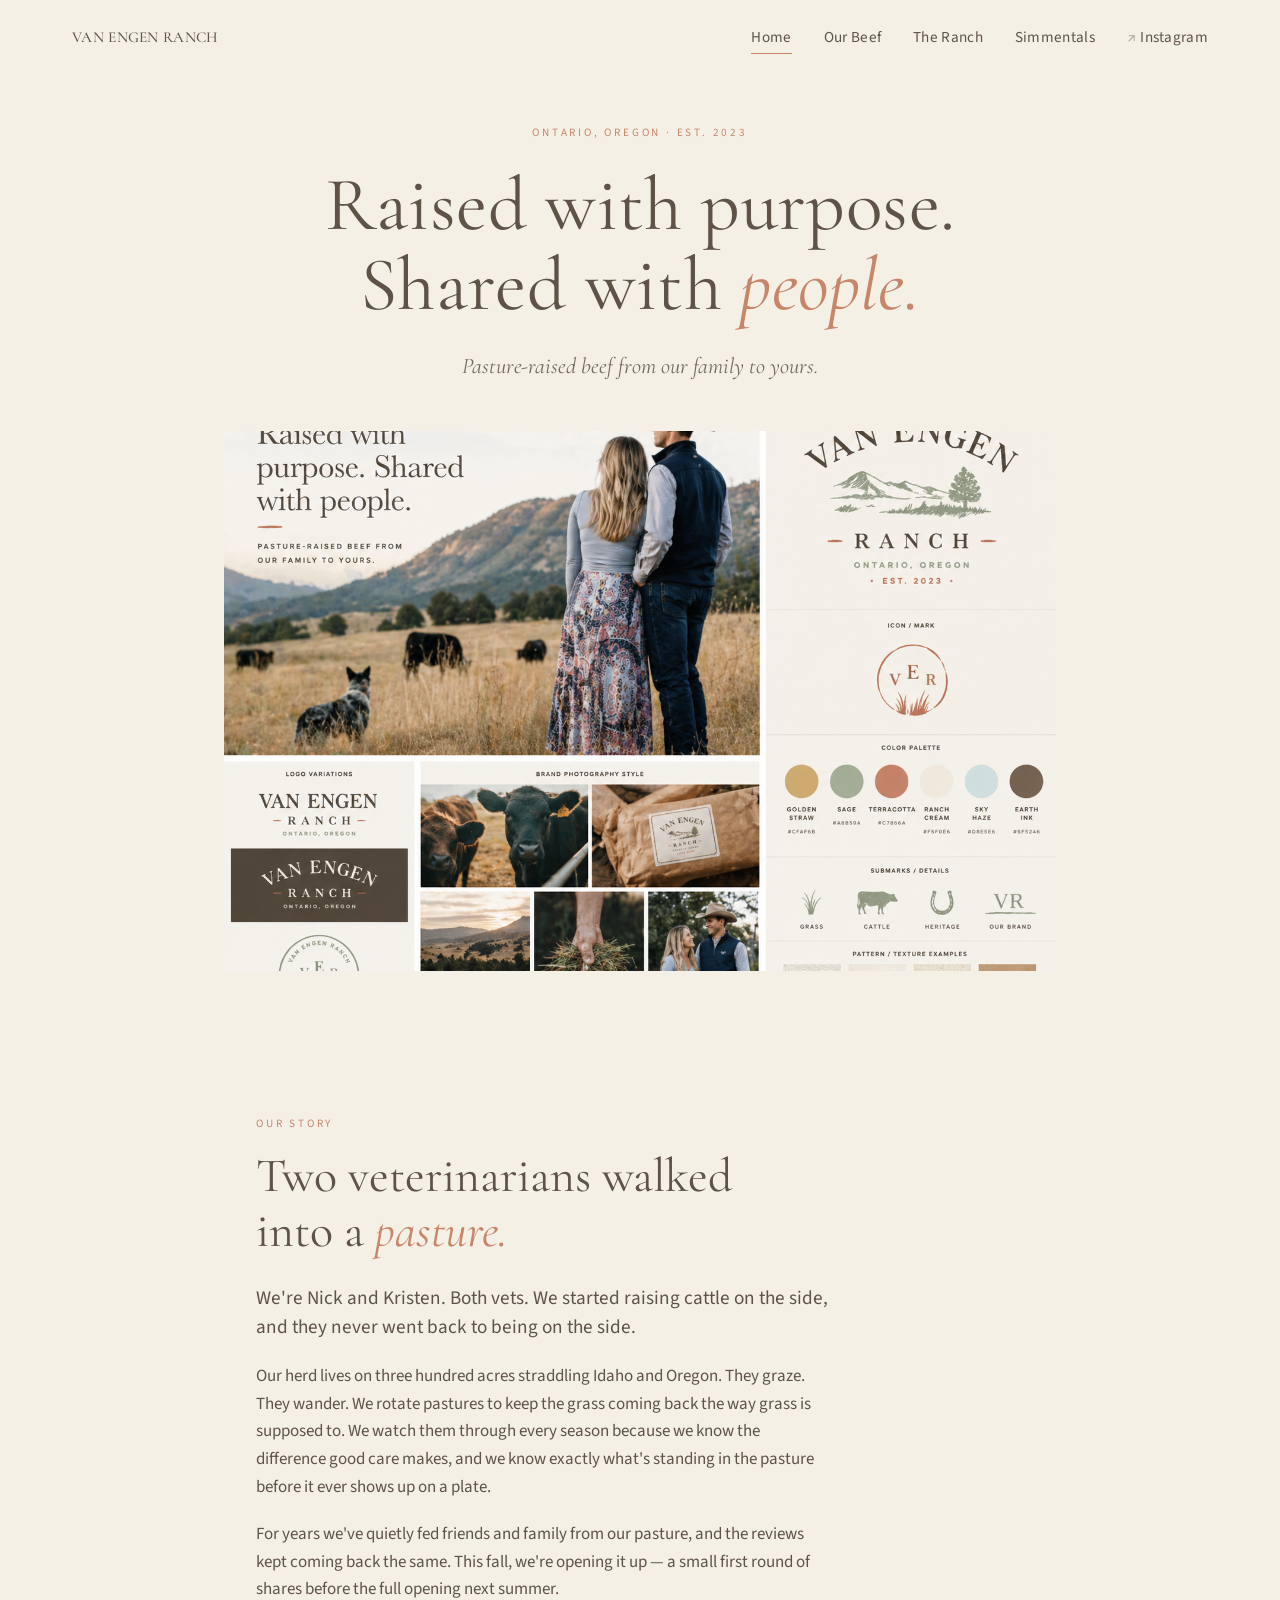
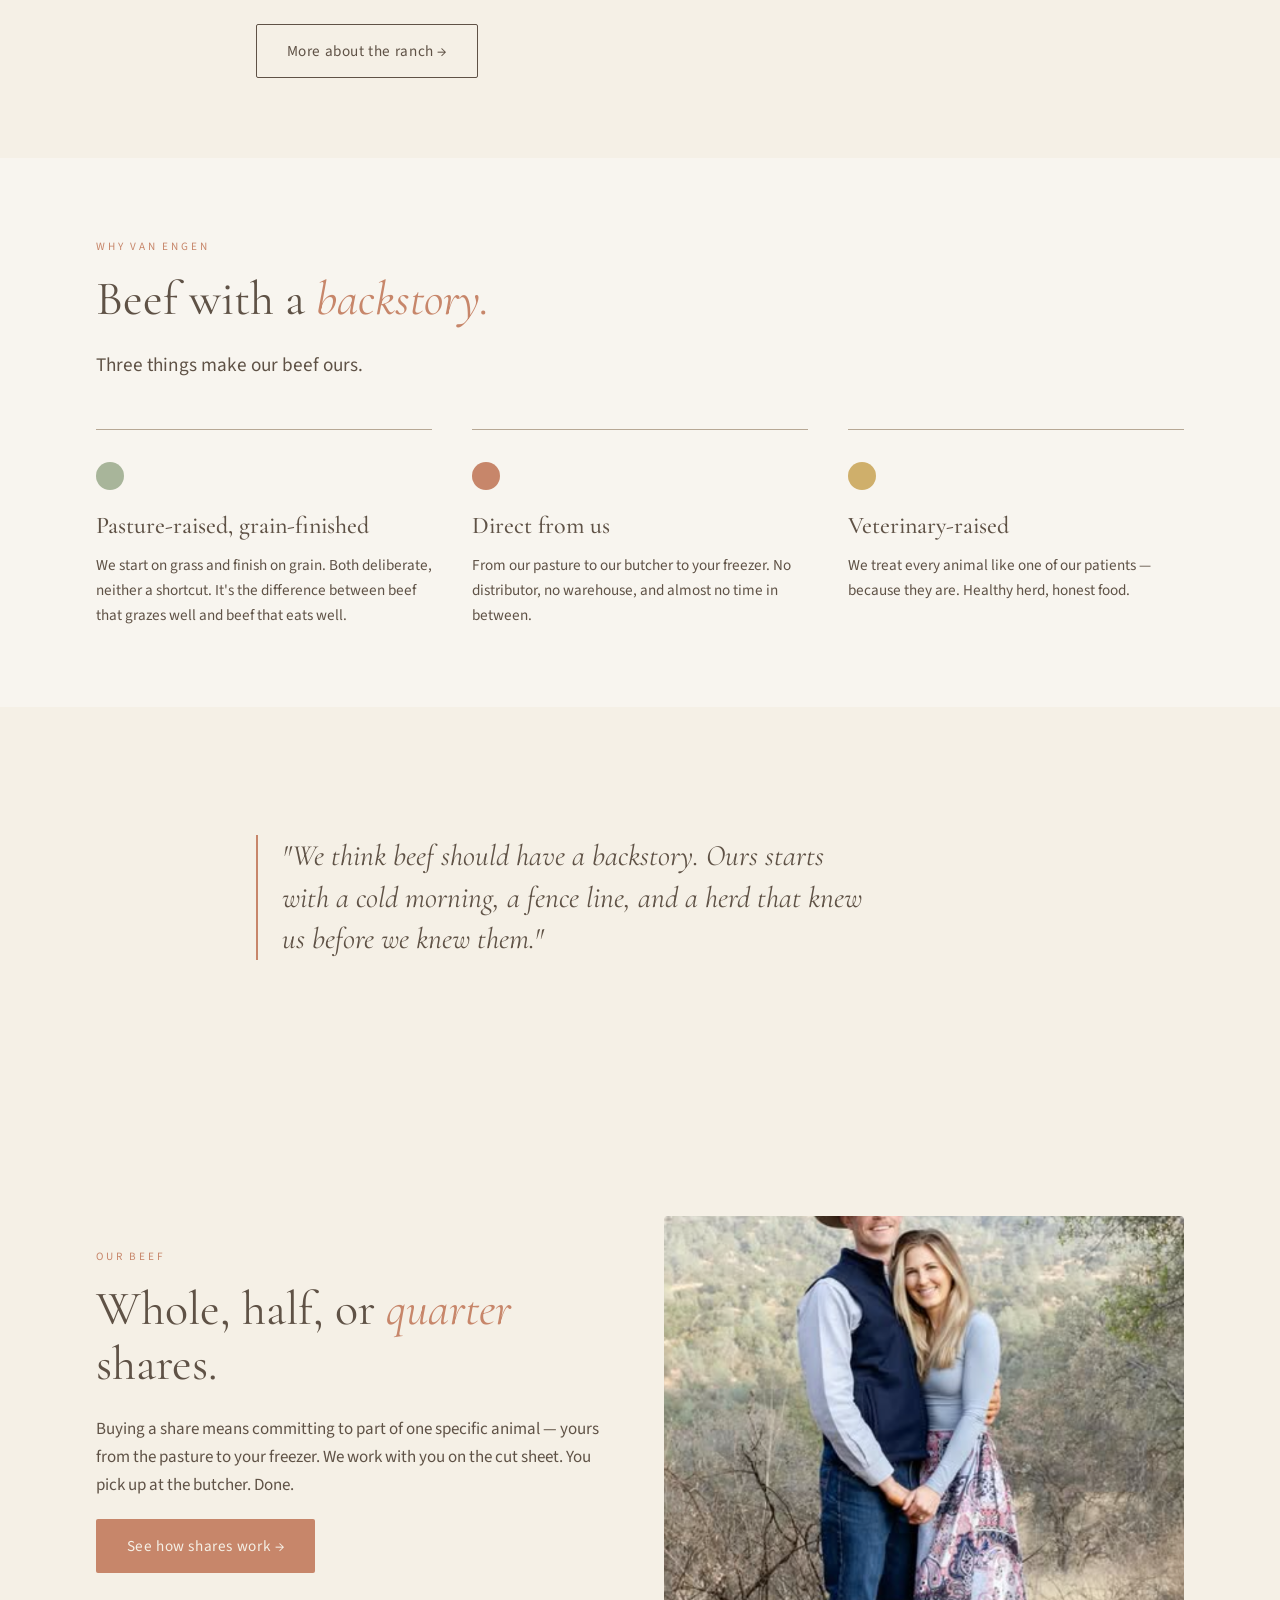
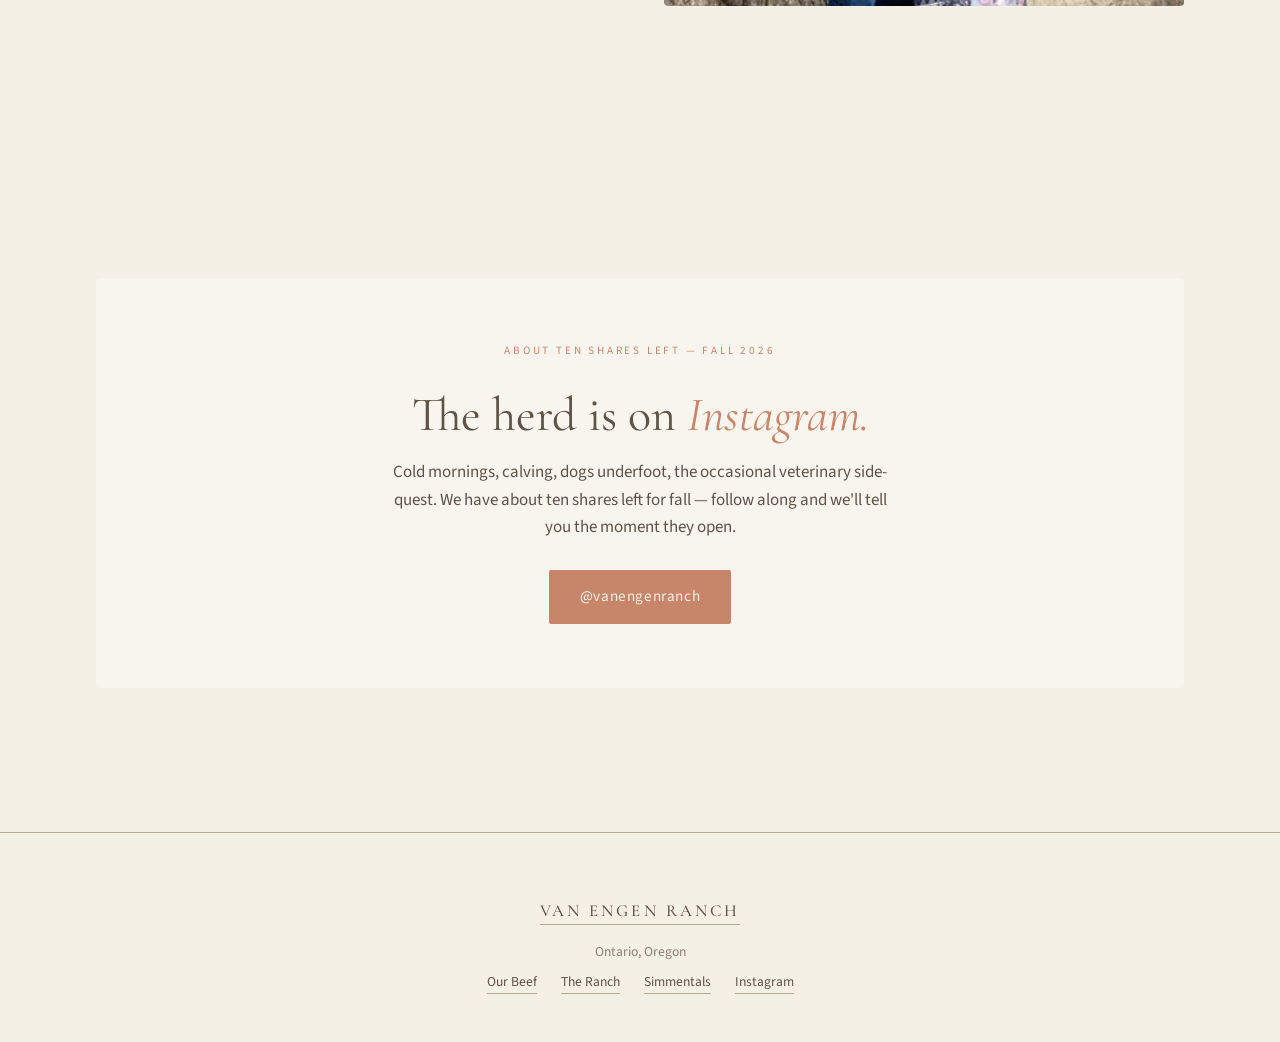
<file: index.html>
<!DOCTYPE html>
<html lang="en">
<head>
<meta charset="UTF-8">
<meta name="viewport" content="width=device-width, initial-scale=1.0">
<title>Van Engen Ranch — Pasture-raised beef from Ontario, Oregon</title>
<meta name="description" content="Van Engen Ranch — pasture-raised beef from our family to yours. Two veterinarians raising cattle in Ontario, Oregon.">
<link rel="preconnect" href="https://fonts.googleapis.com">
<link rel="preconnect" href="https://fonts.gstatic.com" crossorigin>
<link href="https://fonts.googleapis.com/css2?family=Cormorant+Garamond:ital,wght@0,400;0,500;0,600;1,400&family=Source+Sans+3:wght@300;400;500;600&display=swap" rel="stylesheet">
<link rel="stylesheet" href="assets/css/ranch.css">
</head>
<body>

<nav class="site-nav">
  <a href="/" class="brand">Van Engen Ranch</a>
  <ul>
    <li><a href="/" class="is-current">Home</a></li>
    <li><a href="/beef.html">Our Beef</a></li>
    <li><a href="/ranch.html">The Ranch</a></li>
    <li><a href="/simmentals.html">Simmentals</a></li>
    <li><a class="ig" href="https://instagram.com/vanengenranch" target="_blank" rel="noopener">Instagram</a></li>
  </ul>
</nav>

<header class="hero">
  <p class="hero-eyebrow">Ontario, Oregon · Est. 2023</p>
  <h1>Raised with purpose.<br>Shared with <em>people.</em></h1>
  <p class="hero-lede">Pasture-raised beef from our family to yours.</p>
  <div class="photo hero-image has-image" style="background-image: url('assets/BrandMoodboard.png');"></div>
</header>

<section>
  <div class="wrap narrow">
    <p class="eyebrow">Our story</p>
    <h2>Two veterinarians walked<br>into a <em>pasture.</em></h2>
    <div class="prose">
      <p class="lead">We're Nick and Kristen. Both vets. We started raising cattle on the side, and they never went back to being on the side.</p>
      <p>Our herd lives on three hundred acres straddling Idaho and Oregon. They graze. They wander. We rotate pastures to keep the grass coming back the way grass is supposed to. We watch them through every season because we know the difference good care makes, and we know exactly what's standing in the pasture before it ever shows up on a plate.</p>
      <p>For years we've quietly fed friends and family from our pasture, and the reviews kept coming back the same. This fall, we're opening it up — a small first round of shares before the full opening next summer.</p>
      <a class="btn btn-secondary" href="/ranch.html">More about the ranch →</a>
    </div>
  </div>
</section>

<section style="background: var(--bone);">
  <div class="wrap">
    <p class="eyebrow">Why Van Engen</p>
    <h2>Beef with a <em>backstory.</em></h2>
    <p class="lead">Three things make our beef ours.</p>

    <div class="three-up">
      <div class="feature">
        <div class="icon sage"></div>
        <h3>Pasture-raised, grain-finished</h3>
        <p>We start on grass and finish on grain. Both deliberate, neither a shortcut. It's the difference between beef that grazes well and beef that eats well.</p>
      </div>
      <div class="feature">
        <div class="icon terracotta"></div>
        <h3>Direct from us</h3>
        <p>From our pasture to our butcher to your freezer. No distributor, no warehouse, and almost no time in between.</p>
      </div>
      <div class="feature">
        <div class="icon straw"></div>
        <h3>Veterinary-raised</h3>
        <p>We treat every animal like one of our patients — because they are. Healthy herd, honest food.</p>
      </div>
    </div>
  </div>
</section>

<section>
  <div class="wrap narrow">
    <blockquote class="pullquote">
      "We think beef should have a backstory. Ours starts with a cold morning, a fence line, and a herd that knew us before we knew them."
    </blockquote>
  </div>
</section>

<section>
  <div class="wrap">
    <div class="split">
      <div>
        <p class="eyebrow">Our beef</p>
        <h2>Whole, half, or <em>quarter</em> shares.</h2>
        <p>Buying a share means committing to part of one specific animal — yours from the pasture to your freezer. We work with you on the cut sheet. You pick up at the butcher. Done.</p>
        <a class="btn btn-primary" href="/beef.html">See how shares work →</a>
      </div>
      <div class="photo standard has-image" style="background-image: url('assets/KP_Nick.png');"></div>
    </div>
  </div>
</section>

<section>
  <div class="cta-block">
    <p class="eyebrow">About ten shares left — fall 2026</p>
    <h2>The herd is on <em>Instagram.</em></h2>
    <p>Cold mornings, calving, dogs underfoot, the occasional veterinary side-quest. We have about ten shares left for fall — follow along and we'll tell you the moment they open.</p>
    <a class="btn btn-primary" href="https://instagram.com/vanengenranch" target="_blank" rel="noopener">@vanengenranch</a>
  </div>
</section>

<footer class="site-footer">
  <a href="/" class="brand">Van Engen Ranch</a>
  <div class="meta">Ontario, Oregon</div>
  <div class="footer-links">
    <a href="/beef.html">Our Beef</a>
    <a href="/ranch.html">The Ranch</a>
    <a href="/simmentals.html">Simmentals</a>
    <a href="https://instagram.com/vanengenranch" target="_blank" rel="noopener">Instagram</a>
  </div>
</footer>

</body>
</html>
</file>
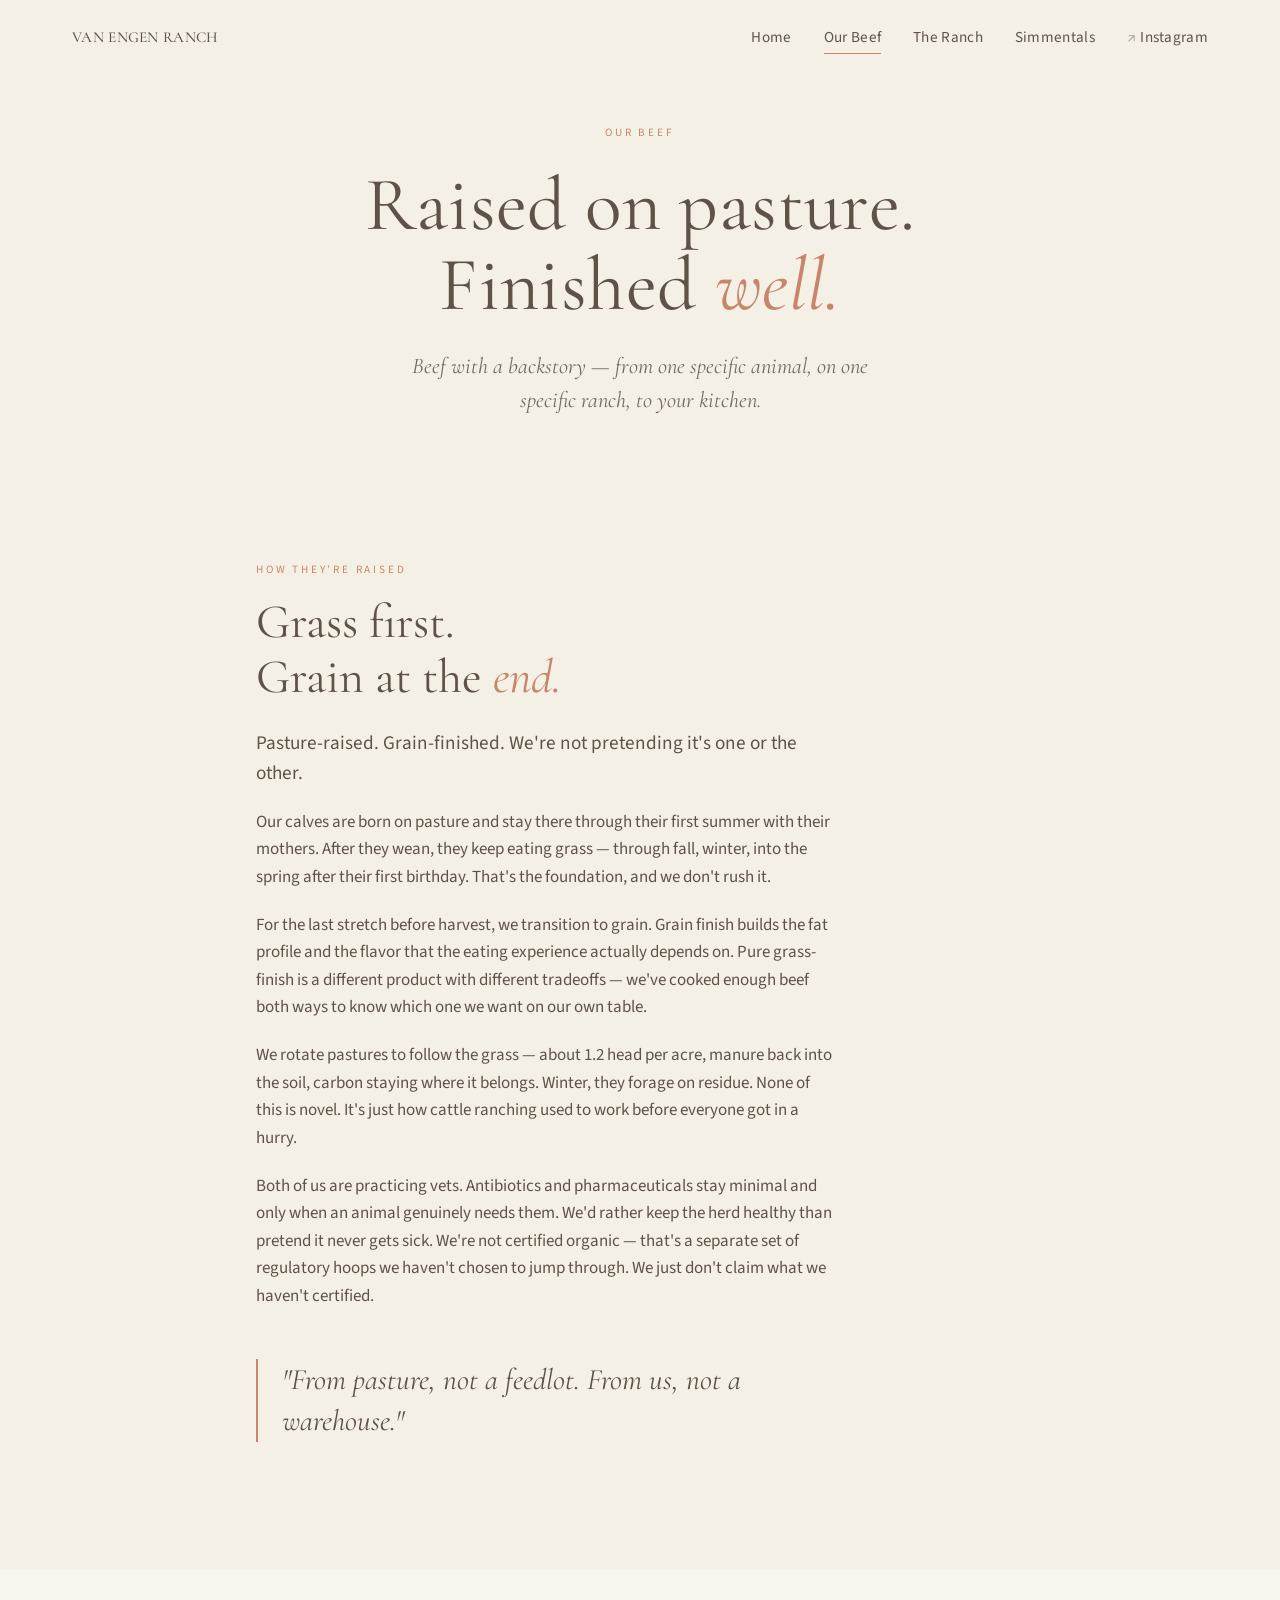
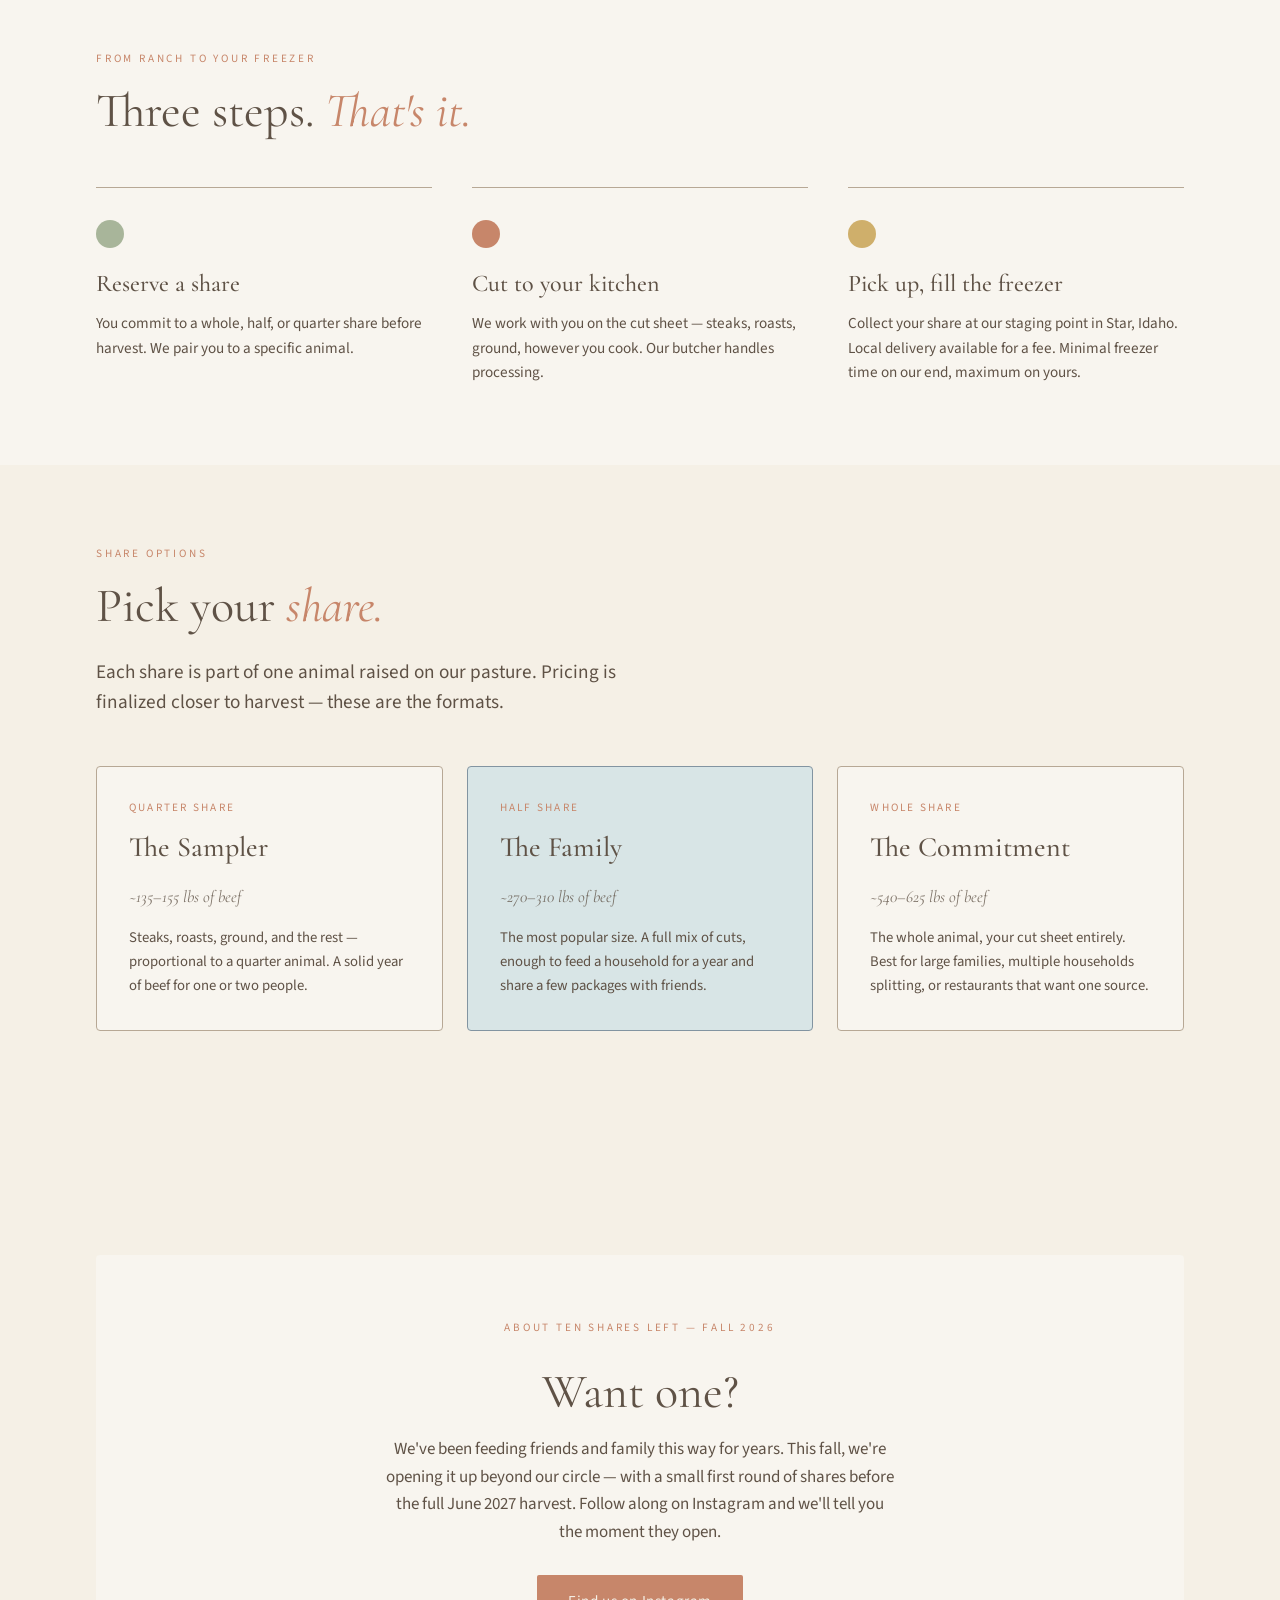
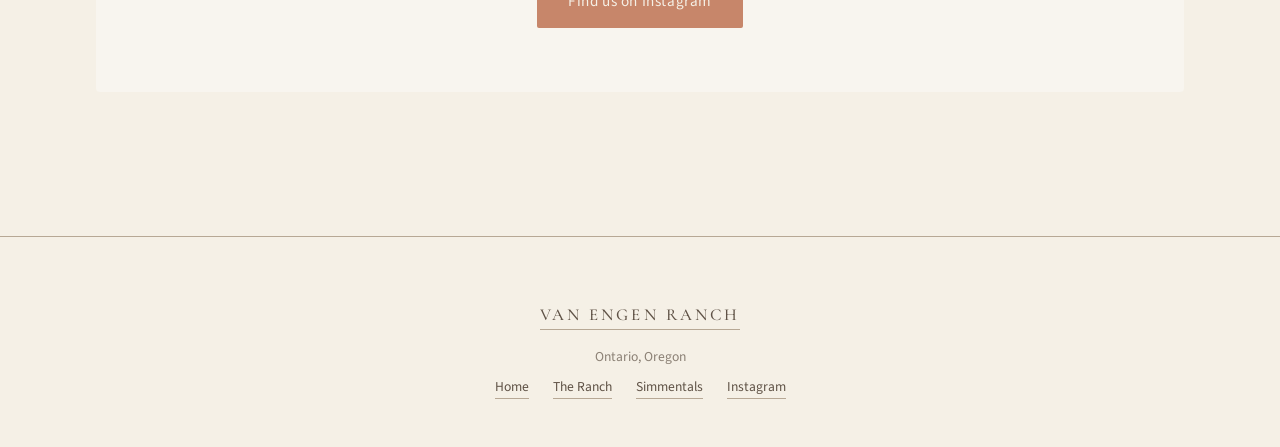
<file: beef.html>
<!DOCTYPE html>
<html lang="en">
<head>
<meta charset="UTF-8">
<meta name="viewport" content="width=device-width, initial-scale=1.0">
<title>Our Beef — Van Engen Ranch</title>
<meta name="description" content="How our cattle are raised, and how to buy a share — whole, half, or quarter — direct from our ranch.">
<link rel="preconnect" href="https://fonts.googleapis.com">
<link rel="preconnect" href="https://fonts.gstatic.com" crossorigin>
<link href="https://fonts.googleapis.com/css2?family=Cormorant+Garamond:ital,wght@0,400;0,500;0,600;1,400&family=Source+Sans+3:wght@300;400;500;600&display=swap" rel="stylesheet">
<link rel="stylesheet" href="assets/css/ranch.css">
</head>
<body>

<nav class="site-nav">
  <a href="/" class="brand">Van Engen Ranch</a>
  <ul>
    <li><a href="/">Home</a></li>
    <li><a href="/beef.html" class="is-current">Our Beef</a></li>
    <li><a href="/ranch.html">The Ranch</a></li>
    <li><a href="/simmentals.html">Simmentals</a></li>
    <li><a class="ig" href="https://instagram.com/vanengenranch" target="_blank" rel="noopener">Instagram</a></li>
  </ul>
</nav>

<header class="hero">
  <p class="hero-eyebrow">Our beef</p>
  <h1>Raised on pasture.<br>Finished <em>well.</em></h1>
  <p class="hero-lede">Beef with a backstory — from one specific animal, on one specific ranch, to your kitchen.</p>
</header>

<section>
  <div class="wrap narrow prose">
    <p class="eyebrow">How they're raised</p>
    <h2>Grass first.<br>Grain at the <em>end.</em></h2>
    <p class="lead">Pasture-raised. Grain-finished. We're not pretending it's one or the other.</p>
    <p>Our calves are born on pasture and stay there through their first summer with their mothers. After they wean, they keep eating grass — through fall, winter, into the spring after their first birthday. That's the foundation, and we don't rush it.</p>
    <p>For the last stretch before harvest, we transition to grain. Grain finish builds the fat profile and the flavor that the eating experience actually depends on. Pure grass-finish is a different product with different tradeoffs — we've cooked enough beef both ways to know which one we want on our own table.</p>
    <p>We rotate pastures to follow the grass — about 1.2 head per acre, manure back into the soil, carbon staying where it belongs. Winter, they forage on residue. None of this is novel. It's just how cattle ranching used to work before everyone got in a hurry.</p>
    <p>Both of us are practicing vets. Antibiotics and pharmaceuticals stay minimal and only when an animal genuinely needs them. We'd rather keep the herd healthy than pretend it never gets sick. We're not certified organic — that's a separate set of regulatory hoops we haven't chosen to jump through. We just don't claim what we haven't certified.</p>
    <blockquote class="pullquote">
      "From pasture, not a feedlot. From us, not a warehouse."
    </blockquote>
  </div>
</section>

<section style="background: var(--bone);">
  <div class="wrap">
    <p class="eyebrow">From ranch to your freezer</p>
    <h2>Three steps. <em>That's it.</em></h2>
    <div class="three-up">
      <div class="feature">
        <div class="icon sage"></div>
        <h3>Reserve a share</h3>
        <p>You commit to a whole, half, or quarter share before harvest. We pair you to a specific animal.</p>
      </div>
      <div class="feature">
        <div class="icon terracotta"></div>
        <h3>Cut to your kitchen</h3>
        <p>We work with you on the cut sheet — steaks, roasts, ground, however you cook. Our butcher handles processing.</p>
      </div>
      <div class="feature">
        <div class="icon straw"></div>
        <h3>Pick up, fill the freezer</h3>
        <p>Collect your share at our staging point in Star, Idaho. Local delivery available for a fee. Minimal freezer time on our end, maximum on yours.</p>
      </div>
    </div>
  </div>
</section>

<section>
  <div class="wrap">
    <p class="eyebrow">Share options</p>
    <h2>Pick your <em>share.</em></h2>
    <p class="lead">Each share is part of one animal raised on our pasture. Pricing is finalized closer to harvest — these are the formats.</p>

    <div class="shares">
      <div class="share">
        <div class="label">Quarter share</div>
        <h3>The Sampler</h3>
        <div class="yield">~135–155 lbs of beef</div>
        <p>Steaks, roasts, ground, and the rest — proportional to a quarter animal. A solid year of beef for one or two people.</p>
      </div>
      <div class="share featured">
        <div class="label">Half share</div>
        <h3>The Family</h3>
        <div class="yield">~270–310 lbs of beef</div>
        <p>The most popular size. A full mix of cuts, enough to feed a household for a year and share a few packages with friends.</p>
      </div>
      <div class="share">
        <div class="label">Whole share</div>
        <h3>The Commitment</h3>
        <div class="yield">~540–625 lbs of beef</div>
        <p>The whole animal, your cut sheet entirely. Best for large families, multiple households splitting, or restaurants that want one source.</p>
      </div>
    </div>
  </div>
</section>

<section>
  <div class="cta-block">
    <p class="eyebrow">About ten shares left — fall 2026</p>
    <h2>Want one?</h2>
    <p>We've been feeding friends and family this way for years. This fall, we're opening it up beyond our circle — with a small first round of shares before the full June 2027 harvest. Follow along on Instagram and we'll tell you the moment they open.</p>
    <a class="btn btn-primary" href="https://instagram.com/vanengenranch" target="_blank" rel="noopener">Find us on Instagram</a>
  </div>
</section>

<footer class="site-footer">
  <a href="/" class="brand">Van Engen Ranch</a>
  <div class="meta">Ontario, Oregon</div>
  <div class="footer-links">
    <a href="/">Home</a>
    <a href="/ranch.html">The Ranch</a>
    <a href="/simmentals.html">Simmentals</a>
    <a href="https://instagram.com/vanengenranch" target="_blank" rel="noopener">Instagram</a>
  </div>
</footer>

</body>
</html>
</file>
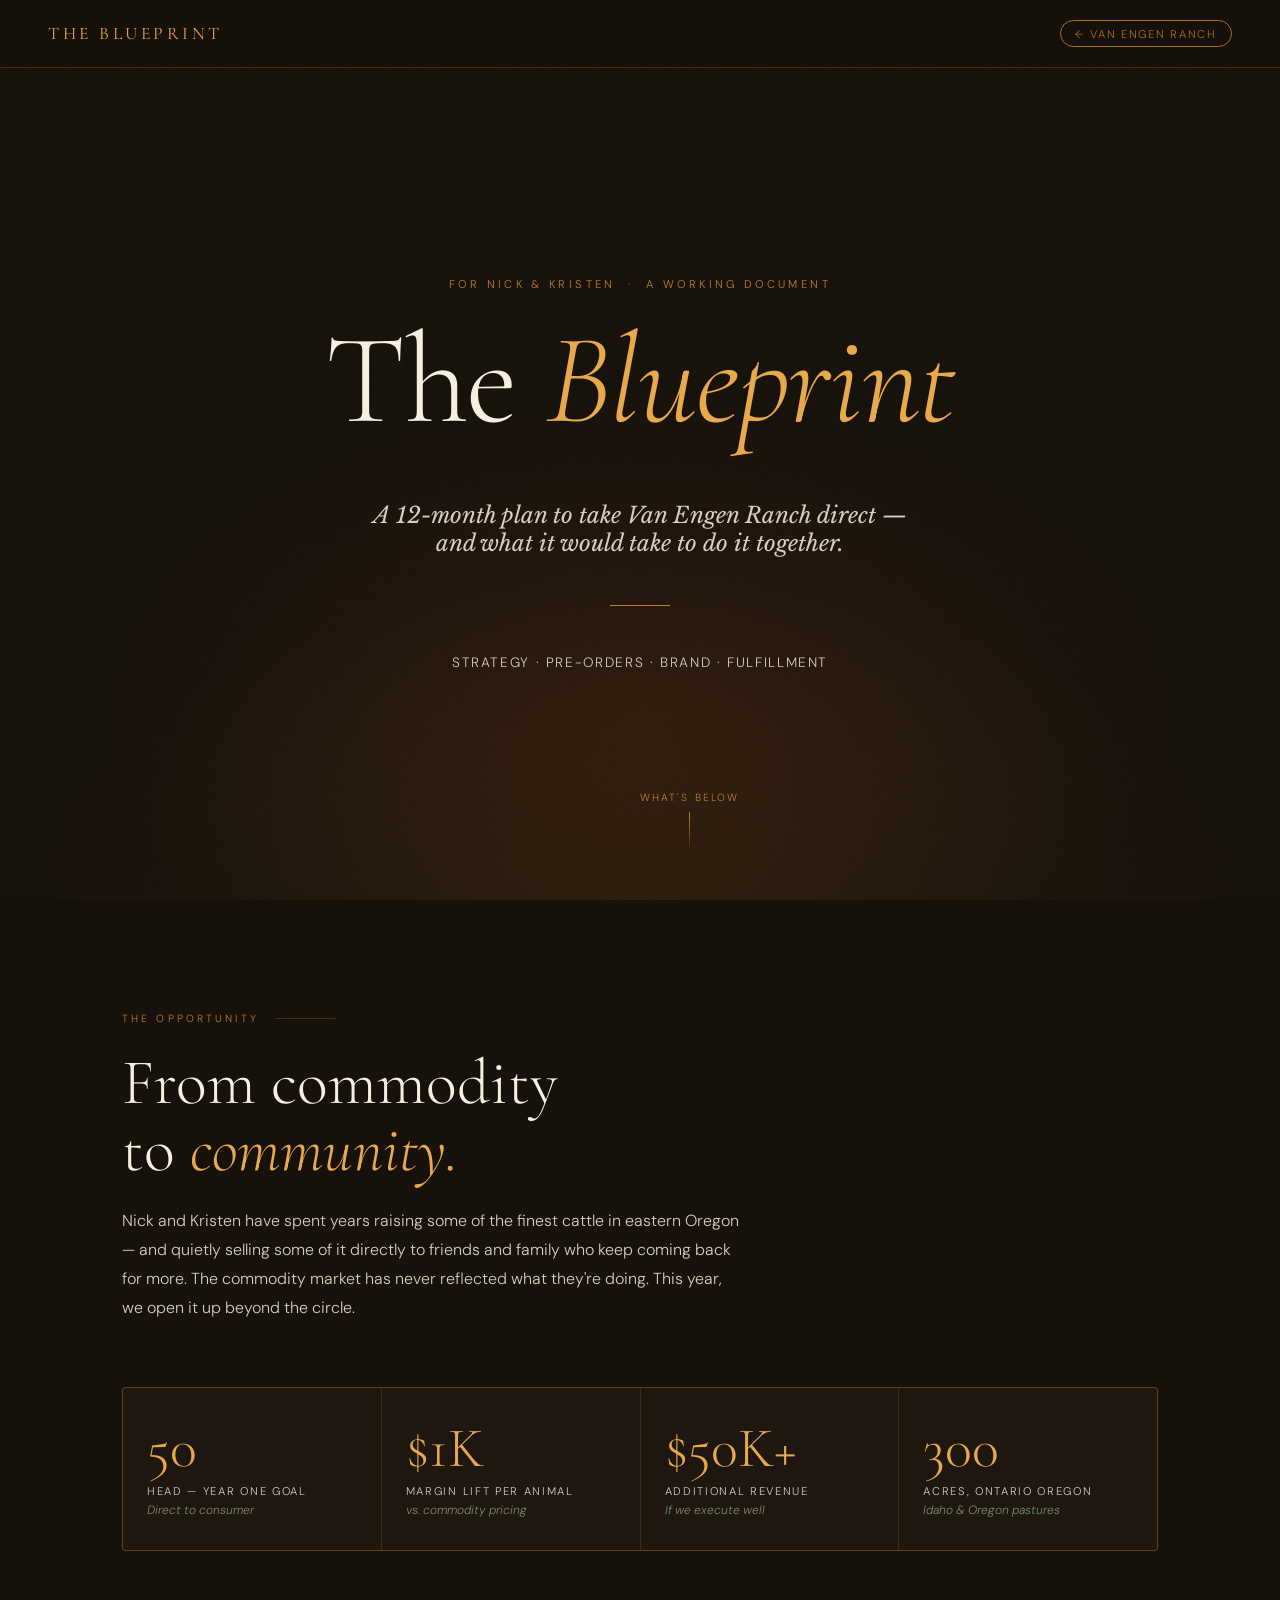
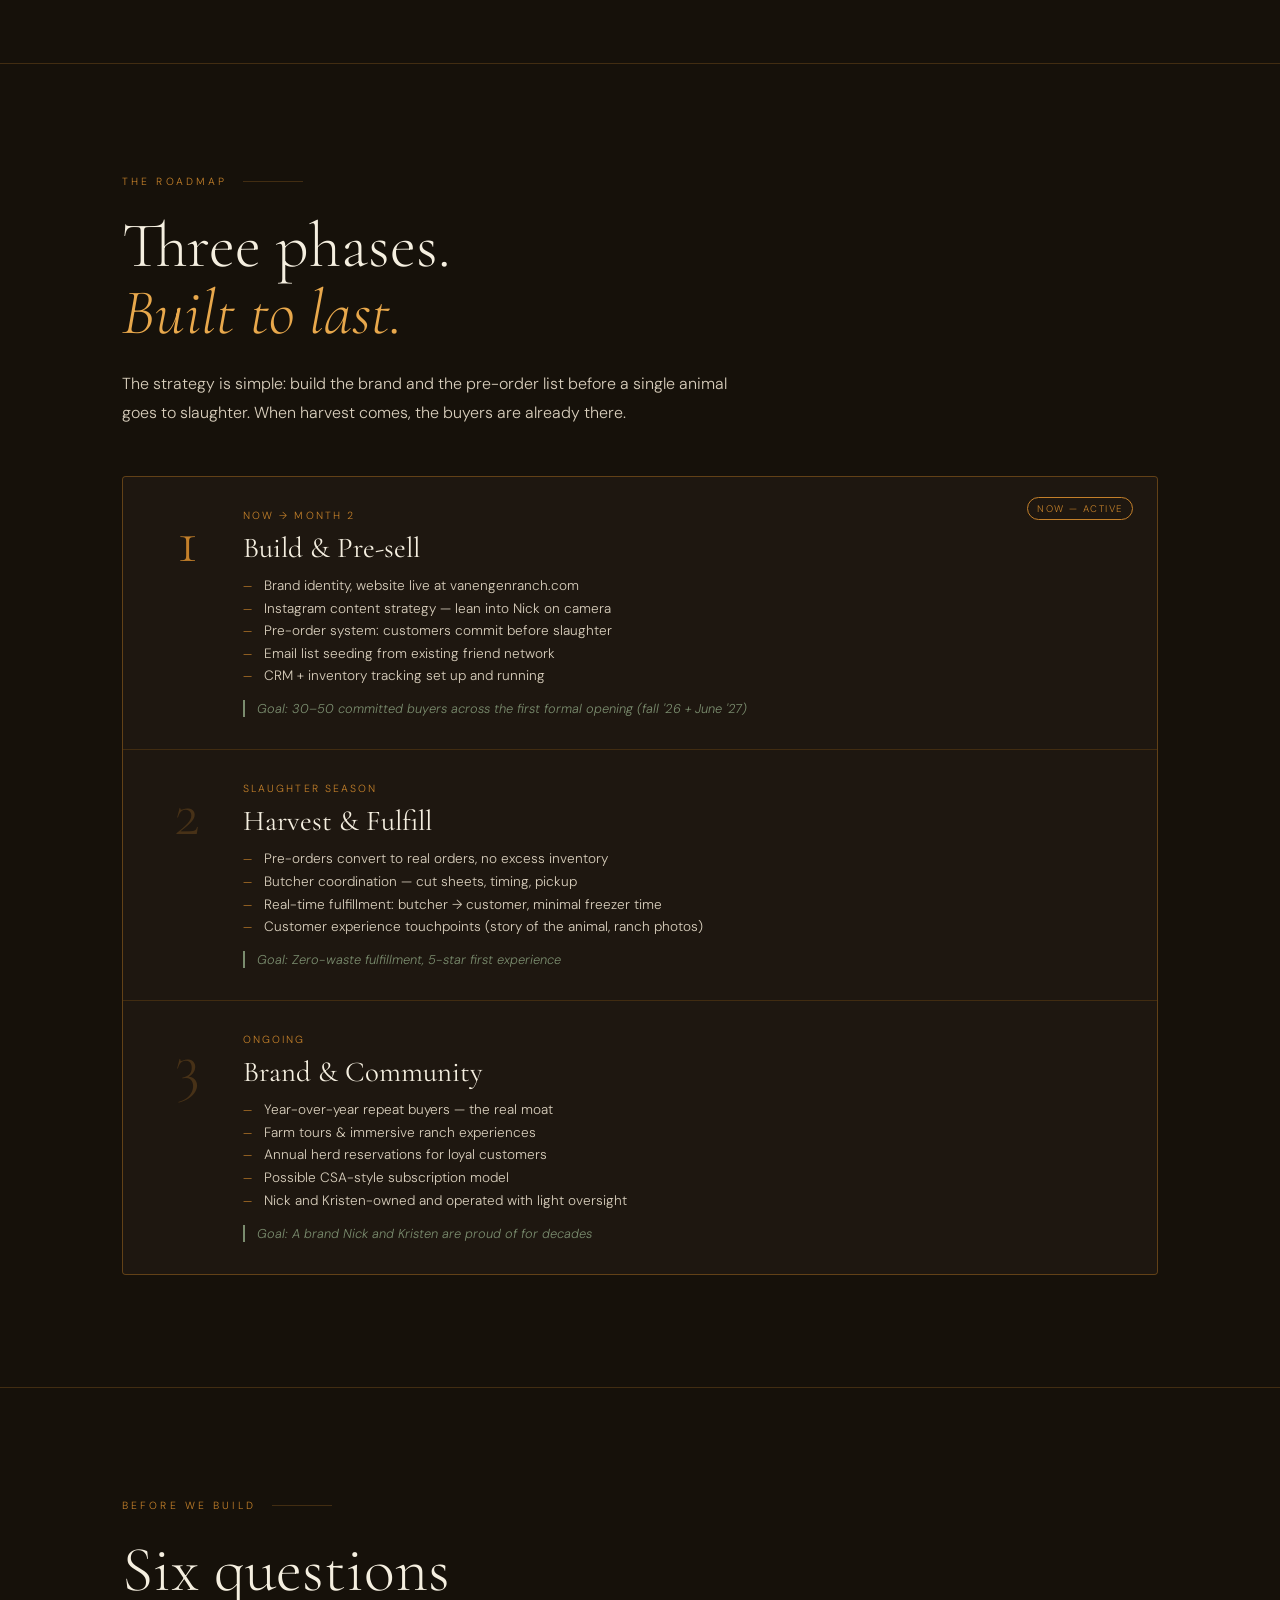
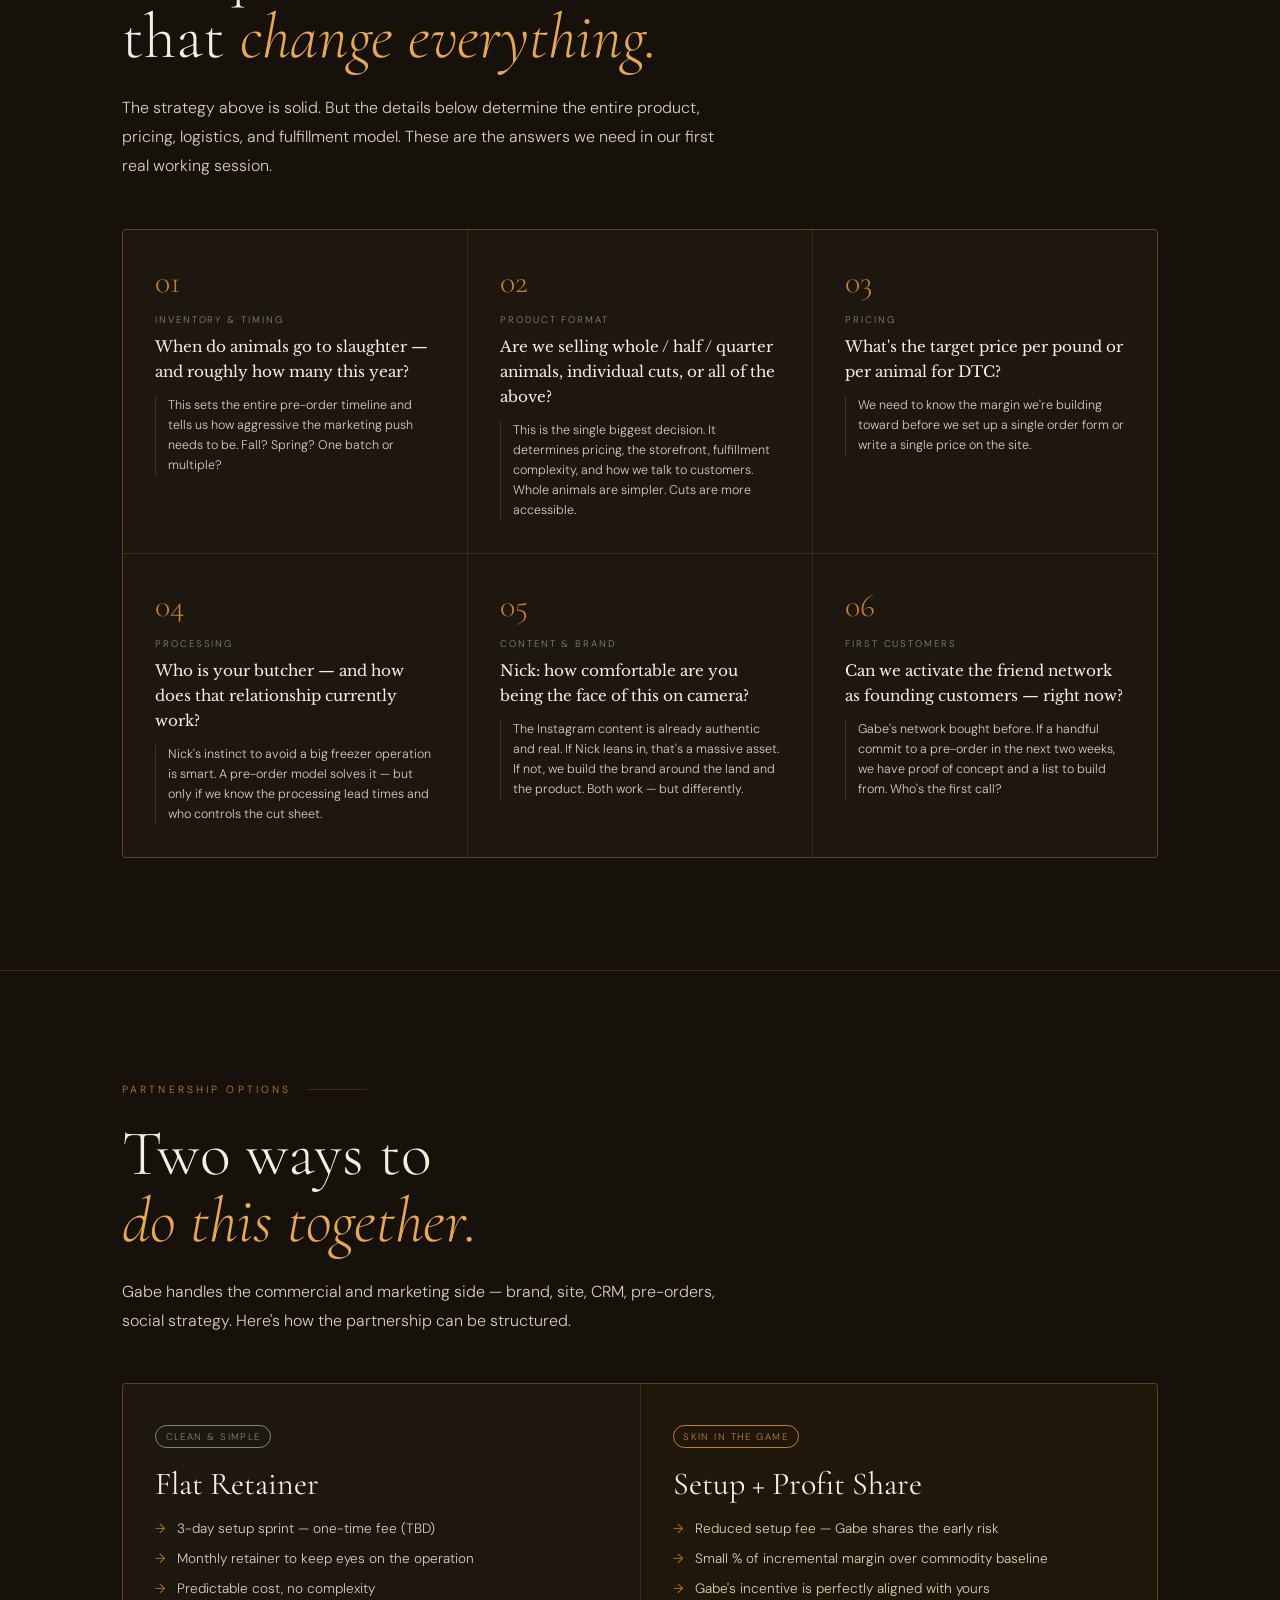
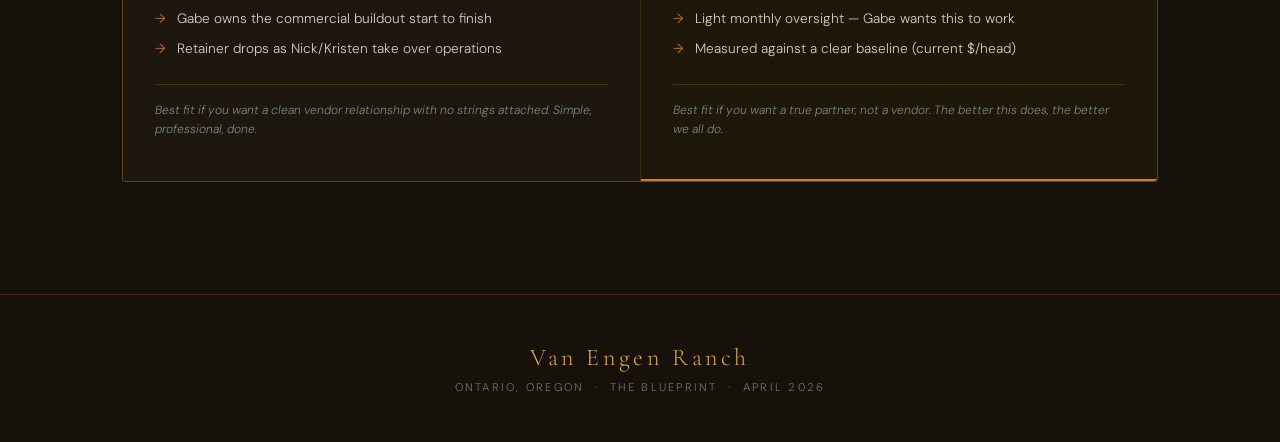
<file: blueprint.html>
<!DOCTYPE html>
<html lang="en">
<head>
<meta charset="UTF-8">
<meta name="viewport" content="width=device-width, initial-scale=1.0">
<title>The Blueprint — Van Engen Ranch</title>
<meta name="robots" content="noindex">
<link rel="preconnect" href="https://fonts.googleapis.com">
<link href="https://fonts.googleapis.com/css2?family=Cormorant+Garamond:ital,wght@0,300;0,400;0,600;1,300;1,400&family=Libre+Baskerville:ital,wght@0,400;0,700;1,400&family=DM+Sans:wght@300;400;500&display=swap" rel="stylesheet">
<style>
  *, *::before, *::after { box-sizing: border-box; margin: 0; padding: 0; }

  :root {
    --cream: #F5EFE0;
    --cream-dim: #D8CEBC;
    --dark: #16110A;
    --dark-mid: #211A0F;
    --dark-card: #1E1710;
    --amber: #C4802A;
    --amber-light: #E8A84C;
    --sage: #7A8C6E;
    --rust: #8B3A1A;
    --border: rgba(196,128,42,0.25);
  }

  html { scroll-behavior: smooth; }

  body {
    background: var(--dark);
    color: var(--cream);
    font-family: 'DM Sans', sans-serif;
    font-weight: 300;
    overflow-x: hidden;
  }

  /* NAV */
  nav.bp-nav {
    position: fixed;
    top: 0; left: 0; right: 0;
    z-index: 100;
    padding: 1.25rem 3rem;
    display: flex;
    justify-content: space-between;
    align-items: center;
    background: rgba(22,17,10,0.85);
    backdrop-filter: blur(12px);
    border-bottom: 0.5px solid var(--border);
  }
  .nav-wordmark {
    font-family: 'Cormorant Garamond', serif;
    font-size: 1.1rem;
    font-weight: 400;
    letter-spacing: 0.2em;
    text-transform: uppercase;
    color: var(--amber-light);
    text-decoration: none;
  }
  .nav-back {
    font-size: 0.7rem;
    letter-spacing: 0.15em;
    text-transform: uppercase;
    color: var(--amber);
    text-decoration: none;
    border: 0.5px solid var(--amber);
    padding: 0.35rem 0.9rem;
    border-radius: 2rem;
    opacity: 0.85;
    transition: all 0.15s;
  }
  .nav-back:hover { background: var(--amber); color: var(--dark); }

  /* HERO */
  .hero {
    min-height: 100vh;
    display: flex;
    flex-direction: column;
    justify-content: center;
    align-items: center;
    text-align: center;
    padding: 8rem 2rem 5rem;
    position: relative;
    overflow: hidden;
  }
  .hero-bg {
    position: absolute;
    inset: 0;
    background:
      radial-gradient(ellipse 60% 50% at 50% 80%, rgba(140,60,26,0.18) 0%, transparent 70%),
      radial-gradient(ellipse 80% 60% at 50% 100%, rgba(196,128,42,0.08) 0%, transparent 60%);
  }
  .hero-grain {
    position: absolute;
    inset: 0;
    background-image: url("data:image/svg+xml,%3Csvg viewBox='0 0 256 256' xmlns='http://www.w3.org/2000/svg'%3E%3Cfilter id='noise'%3E%3CfeTurbulence type='fractalNoise' baseFrequency='0.9' numOctaves='4' stitchTiles='stitch'/%3E%3C/filter%3E%3Crect width='100%25' height='100%25' filter='url(%23noise)' opacity='0.04'/%3E%3C/svg%3E");
    opacity: 0.4;
    pointer-events: none;
  }
  .hero-eyebrow {
    font-size: 0.7rem;
    letter-spacing: 0.3em;
    text-transform: uppercase;
    color: var(--amber);
    margin-bottom: 2rem;
    opacity: 0;
    animation: fadeUp 0.8s 0.2s ease forwards;
  }
  .hero-title {
    font-family: 'Cormorant Garamond', serif;
    font-size: clamp(4rem, 10vw, 9rem);
    font-weight: 300;
    line-height: 0.9;
    letter-spacing: -0.01em;
    margin-bottom: 0.3em;
    opacity: 0;
    animation: fadeUp 0.9s 0.35s ease forwards;
  }
  .hero-title em {
    font-style: italic;
    color: var(--amber-light);
  }
  .hero-subtitle {
    font-family: 'Libre Baskerville', serif;
    font-style: italic;
    font-size: clamp(1rem, 2vw, 1.4rem);
    color: var(--cream-dim);
    margin-top: 1.5rem;
    margin-bottom: 3rem;
    opacity: 0;
    animation: fadeUp 0.9s 0.5s ease forwards;
    max-width: 36rem;
  }
  .hero-divider {
    width: 60px;
    height: 0.5px;
    background: var(--amber);
    margin: 0 auto 3rem;
    opacity: 0;
    animation: fadeUp 0.9s 0.65s ease forwards;
  }
  .hero-tagline {
    font-size: 0.85rem;
    letter-spacing: 0.12em;
    color: var(--cream-dim);
    text-transform: uppercase;
    opacity: 0;
    animation: fadeUp 0.9s 0.8s ease forwards;
  }
  .hero-badge {
    position: absolute;
    bottom: 3rem;
    left: 50%;
    transform: translateX(-50%);
    display: flex;
    flex-direction: column;
    align-items: center;
    gap: 0.5rem;
    opacity: 0;
    animation: fadeUp 1s 1.2s ease forwards;
  }
  .hero-badge span {
    font-size: 0.65rem;
    letter-spacing: 0.2em;
    text-transform: uppercase;
    color: var(--amber);
  }
  .scroll-line {
    width: 0.5px;
    height: 40px;
    background: linear-gradient(to bottom, var(--amber), transparent);
    margin: 0 auto;
  }

  /* SECTIONS */
  section {
    padding: 7rem 2rem;
    max-width: 1100px;
    margin: 0 auto;
  }
  .section-label {
    font-size: 0.65rem;
    letter-spacing: 0.3em;
    text-transform: uppercase;
    color: var(--amber);
    margin-bottom: 1.5rem;
    display: flex;
    align-items: center;
    gap: 1rem;
  }
  .section-label::after {
    content: '';
    flex: 1;
    height: 0.5px;
    background: var(--border);
    max-width: 60px;
  }
  .section-title {
    font-family: 'Cormorant Garamond', serif;
    font-size: clamp(2.5rem, 5vw, 4.5rem);
    font-weight: 300;
    line-height: 1.05;
    margin-bottom: 1.5rem;
  }
  .section-title em {
    font-style: italic;
    color: var(--amber-light);
  }
  .section-body {
    font-size: 1rem;
    line-height: 1.8;
    color: var(--cream-dim);
    max-width: 620px;
  }

  /* VISION STATS */
  .stats-row {
    display: grid;
    grid-template-columns: repeat(auto-fit, minmax(180px, 1fr));
    gap: 1px;
    background: var(--border);
    border: 0.5px solid var(--border);
    margin-top: 4rem;
    border-radius: 4px;
    overflow: hidden;
  }
  .stat {
    background: var(--dark-card);
    padding: 2rem 1.5rem;
    position: relative;
  }
  .stat-num {
    font-family: 'Cormorant Garamond', serif;
    font-size: 3.5rem;
    font-weight: 300;
    color: var(--amber-light);
    line-height: 1;
  }
  .stat-label {
    font-size: 0.7rem;
    letter-spacing: 0.15em;
    text-transform: uppercase;
    color: var(--cream-dim);
    margin-top: 0.5rem;
  }
  .stat-sub {
    font-size: 0.75rem;
    color: var(--sage);
    margin-top: 0.25rem;
    font-style: italic;
  }

  /* PHASES */
  .phases {
    display: flex;
    flex-direction: column;
    gap: 1px;
    background: var(--border);
    border: 0.5px solid var(--border);
    border-radius: 4px;
    overflow: hidden;
    margin-top: 3rem;
  }
  .phase {
    background: var(--dark-card);
    padding: 2rem 2rem 2rem 2.5rem;
    display: grid;
    grid-template-columns: auto 1fr;
    gap: 2rem;
    align-items: start;
    position: relative;
    transition: background 0.2s;
  }
  .phase:hover { background: #231c12; }
  .phase-num {
    font-family: 'Cormorant Garamond', serif;
    font-size: 4rem;
    font-weight: 300;
    color: var(--border);
    line-height: 1;
    width: 3rem;
    text-align: center;
  }
  .phase-active .phase-num { color: var(--amber); }
  .phase-timing {
    font-size: 0.65rem;
    letter-spacing: 0.2em;
    text-transform: uppercase;
    color: var(--amber);
    margin-bottom: 0.5rem;
  }
  .phase-title {
    font-family: 'Cormorant Garamond', serif;
    font-size: 1.8rem;
    font-weight: 400;
    margin-bottom: 0.75rem;
  }
  .phase-items {
    list-style: none;
    display: flex;
    flex-direction: column;
    gap: 0.35rem;
  }
  .phase-items li {
    font-size: 0.85rem;
    color: var(--cream-dim);
    display: flex;
    align-items: baseline;
    gap: 0.75rem;
  }
  .phase-items li::before {
    content: '—';
    color: var(--amber);
    flex-shrink: 0;
    font-size: 0.7rem;
  }
  .phase-goal {
    margin-top: 1rem;
    font-size: 0.8rem;
    color: var(--sage);
    font-style: italic;
    border-left: 2px solid var(--sage);
    padding-left: 0.75rem;
  }
  .phase-active-badge {
    position: absolute;
    top: 1.25rem;
    right: 1.5rem;
    font-size: 0.6rem;
    letter-spacing: 0.15em;
    text-transform: uppercase;
    color: var(--amber);
    border: 0.5px solid var(--amber);
    padding: 0.25rem 0.6rem;
    border-radius: 2rem;
  }

  /* QUESTIONS */
  .questions-grid {
    display: grid;
    grid-template-columns: repeat(auto-fit, minmax(300px, 1fr));
    gap: 1px;
    background: var(--border);
    border: 0.5px solid var(--border);
    border-radius: 4px;
    overflow: hidden;
    margin-top: 3rem;
  }
  .q-card {
    background: var(--dark-card);
    padding: 2rem;
    transition: background 0.2s;
  }
  .q-card:hover { background: #231c12; }
  .q-num {
    font-family: 'Cormorant Garamond', serif;
    font-size: 2rem;
    color: var(--amber);
    margin-bottom: 0.75rem;
  }
  .q-category {
    font-size: 0.6rem;
    letter-spacing: 0.2em;
    text-transform: uppercase;
    color: var(--sage);
    margin-bottom: 0.5rem;
  }
  .q-text {
    font-size: 0.95rem;
    line-height: 1.65;
    color: var(--cream);
    margin-bottom: 0.75rem;
    font-family: 'Libre Baskerville', serif;
  }
  .q-why {
    font-size: 0.78rem;
    color: var(--cream-dim);
    line-height: 1.6;
    border-left: 1px solid var(--border);
    padding-left: 0.75rem;
    margin-top: 0.5rem;
  }

  /* COMP */
  .comp-grid {
    display: grid;
    grid-template-columns: 1fr 1fr;
    gap: 1px;
    background: var(--border);
    border: 0.5px solid var(--border);
    border-radius: 4px;
    overflow: hidden;
    margin-top: 3rem;
  }
  @media (max-width: 640px) {
    .comp-grid { grid-template-columns: 1fr; }
  }
  .comp-option {
    background: var(--dark-card);
    padding: 2.5rem 2rem;
  }
  .comp-option.featured {
    background: #1f1709;
    border-bottom: 2px solid var(--amber);
  }
  .comp-badge {
    font-size: 0.6rem;
    letter-spacing: 0.15em;
    text-transform: uppercase;
    border: 0.5px solid;
    padding: 0.25rem 0.6rem;
    border-radius: 2rem;
    display: inline-block;
    margin-bottom: 1rem;
  }
  .comp-badge.upside { color: var(--amber); border-color: var(--amber); }
  .comp-badge.simple { color: var(--sage); border-color: var(--sage); }
  .comp-title {
    font-family: 'Cormorant Garamond', serif;
    font-size: 2rem;
    margin-bottom: 1rem;
    font-weight: 400;
  }
  .comp-items {
    list-style: none;
    display: flex;
    flex-direction: column;
    gap: 0.6rem;
    margin-bottom: 1.5rem;
  }
  .comp-items li {
    font-size: 0.85rem;
    color: var(--cream-dim);
    display: flex;
    gap: 0.75rem;
    align-items: baseline;
    line-height: 1.5;
  }
  .comp-items li::before {
    content: '→';
    color: var(--amber);
    flex-shrink: 0;
  }
  .comp-note {
    font-size: 0.75rem;
    font-style: italic;
    color: var(--sage);
    border-top: 0.5px solid var(--border);
    padding-top: 1rem;
    margin-top: 1rem;
    line-height: 1.6;
  }

  /* FOOTER */
  footer.bp-footer {
    border-top: 0.5px solid var(--border);
    padding: 3rem 2rem;
    text-align: center;
  }
  .footer-wordmark {
    font-family: 'Cormorant Garamond', serif;
    font-size: 1.5rem;
    font-weight: 300;
    letter-spacing: 0.15em;
    color: var(--amber-light);
    margin-bottom: 0.5rem;
    text-decoration: none;
    display: inline-block;
  }
  .footer-sub {
    font-size: 0.7rem;
    letter-spacing: 0.2em;
    text-transform: uppercase;
    color: var(--cream-dim);
    opacity: 0.5;
  }

  .full-divider {
    width: 100%;
    height: 0.5px;
    background: var(--border);
  }

  @keyframes fadeUp {
    from { opacity: 0; transform: translateY(20px); }
    to { opacity: 1; transform: translateY(0); }
  }

  @media (max-width: 640px) {
    nav.bp-nav { padding: 1rem 1.25rem; }
  }
</style>
</head>
<body>

<nav class="bp-nav">
  <a href="/blueprint.html" class="nav-wordmark">The Blueprint</a>
  <a href="/" class="nav-back">← Van Engen Ranch</a>
</nav>

<!-- HERO -->
<div class="hero">
  <div class="hero-bg"></div>
  <div class="hero-grain"></div>
  <p class="hero-eyebrow">For Nick &amp; Kristen &nbsp;·&nbsp; A working document</p>
  <h1 class="hero-title">The <em>Blueprint</em></h1>
  <p class="hero-subtitle">A 12-month plan to take Van Engen Ranch direct — and what it would take to do it together.</p>
  <div class="hero-divider"></div>
  <p class="hero-tagline">Strategy · Pre-orders · Brand · Fulfillment</p>
  <div class="hero-badge">
    <span>What's below</span>
    <div class="scroll-line"></div>
  </div>
</div>

<!-- THE VISION -->
<section>
  <p class="section-label">The opportunity</p>
  <h2 class="section-title">From commodity<br>to <em>community.</em></h2>
  <p class="section-body">Nick and Kristen have spent years raising some of the finest cattle in eastern Oregon — and quietly selling some of it directly to friends and family who keep coming back for more. The commodity market has never reflected what they're doing. This year, we open it up beyond the circle.</p>

  <div class="stats-row">
    <div class="stat">
      <div class="stat-num">50</div>
      <div class="stat-label">Head — Year One Goal</div>
      <div class="stat-sub">Direct to consumer</div>
    </div>
    <div class="stat">
      <div class="stat-num">$1K</div>
      <div class="stat-label">Margin lift per animal</div>
      <div class="stat-sub">vs. commodity pricing</div>
    </div>
    <div class="stat">
      <div class="stat-num">$50K+</div>
      <div class="stat-label">Additional revenue</div>
      <div class="stat-sub">If we execute well</div>
    </div>
    <div class="stat">
      <div class="stat-num">300</div>
      <div class="stat-label">Acres, Ontario Oregon</div>
      <div class="stat-sub">Idaho &amp; Oregon pastures</div>
    </div>
  </div>
</section>

<div class="full-divider"></div>

<!-- THE PLAN -->
<section>
  <p class="section-label">The roadmap</p>
  <h2 class="section-title">Three phases.<br><em>Built to last.</em></h2>
  <p class="section-body">The strategy is simple: build the brand and the pre-order list before a single animal goes to slaughter. When harvest comes, the buyers are already there.</p>

  <div class="phases">
    <div class="phase phase-active">
      <div class="phase-num">1</div>
      <div>
        <div class="phase-active-badge">Now — Active</div>
        <div class="phase-timing">Now → Month 2</div>
        <div class="phase-title">Build &amp; Pre-sell</div>
        <ul class="phase-items">
          <li>Brand identity, website live at vanengenranch.com</li>
          <li>Instagram content strategy — lean into Nick on camera</li>
          <li>Pre-order system: customers commit before slaughter</li>
          <li>Email list seeding from existing friend network</li>
          <li>CRM + inventory tracking set up and running</li>
        </ul>
        <div class="phase-goal">Goal: 30–50 committed buyers across the first formal opening (fall '26 + June '27)</div>
      </div>
    </div>
    <div class="phase">
      <div class="phase-num">2</div>
      <div>
        <div class="phase-timing">Slaughter Season</div>
        <div class="phase-title">Harvest &amp; Fulfill</div>
        <ul class="phase-items">
          <li>Pre-orders convert to real orders, no excess inventory</li>
          <li>Butcher coordination — cut sheets, timing, pickup</li>
          <li>Real-time fulfillment: butcher → customer, minimal freezer time</li>
          <li>Customer experience touchpoints (story of the animal, ranch photos)</li>
        </ul>
        <div class="phase-goal">Goal: Zero-waste fulfillment, 5-star first experience</div>
      </div>
    </div>
    <div class="phase">
      <div class="phase-num">3</div>
      <div>
        <div class="phase-timing">Ongoing</div>
        <div class="phase-title">Brand &amp; Community</div>
        <ul class="phase-items">
          <li>Year-over-year repeat buyers — the real moat</li>
          <li>Farm tours &amp; immersive ranch experiences</li>
          <li>Annual herd reservations for loyal customers</li>
          <li>Possible CSA-style subscription model</li>
          <li>Nick and Kristen-owned and operated with light oversight</li>
        </ul>
        <div class="phase-goal">Goal: A brand Nick and Kristen are proud of for decades</div>
      </div>
    </div>
  </div>
</section>

<div class="full-divider"></div>

<!-- QUESTIONS -->
<section>
  <p class="section-label">Before we build</p>
  <h2 class="section-title">Six questions<br>that <em>change everything.</em></h2>
  <p class="section-body">The strategy above is solid. But the details below determine the entire product, pricing, logistics, and fulfillment model. These are the answers we need in our first real working session.</p>

  <div class="questions-grid">
    <div class="q-card">
      <div class="q-num">01</div>
      <div class="q-category">Inventory &amp; Timing</div>
      <div class="q-text">When do animals go to slaughter — and roughly how many this year?</div>
      <div class="q-why">This sets the entire pre-order timeline and tells us how aggressive the marketing push needs to be. Fall? Spring? One batch or multiple?</div>
    </div>
    <div class="q-card">
      <div class="q-num">02</div>
      <div class="q-category">Product Format</div>
      <div class="q-text">Are we selling whole / half / quarter animals, individual cuts, or all of the above?</div>
      <div class="q-why">This is the single biggest decision. It determines pricing, the storefront, fulfillment complexity, and how we talk to customers. Whole animals are simpler. Cuts are more accessible.</div>
    </div>
    <div class="q-card">
      <div class="q-num">03</div>
      <div class="q-category">Pricing</div>
      <div class="q-text">What's the target price per pound or per animal for DTC?</div>
      <div class="q-why">We need to know the margin we're building toward before we set up a single order form or write a single price on the site.</div>
    </div>
    <div class="q-card">
      <div class="q-num">04</div>
      <div class="q-category">Processing</div>
      <div class="q-text">Who is your butcher — and how does that relationship currently work?</div>
      <div class="q-why">Nick's instinct to avoid a big freezer operation is smart. A pre-order model solves it — but only if we know the processing lead times and who controls the cut sheet.</div>
    </div>
    <div class="q-card">
      <div class="q-num">05</div>
      <div class="q-category">Content &amp; Brand</div>
      <div class="q-text">Nick: how comfortable are you being the face of this on camera?</div>
      <div class="q-why">The Instagram content is already authentic and real. If Nick leans in, that's a massive asset. If not, we build the brand around the land and the product. Both work — but differently.</div>
    </div>
    <div class="q-card">
      <div class="q-num">06</div>
      <div class="q-category">First Customers</div>
      <div class="q-text">Can we activate the friend network as founding customers — right now?</div>
      <div class="q-why">Gabe's network bought before. If a handful commit to a pre-order in the next two weeks, we have proof of concept and a list to build from. Who's the first call?</div>
    </div>
  </div>
</section>

<div class="full-divider"></div>

<!-- COMP -->
<section>
  <p class="section-label">Partnership options</p>
  <h2 class="section-title">Two ways to<br><em>do this together.</em></h2>
  <p class="section-body">Gabe handles the commercial and marketing side — brand, site, CRM, pre-orders, social strategy. Here's how the partnership can be structured.</p>

  <div class="comp-grid">
    <div class="comp-option">
      <div class="comp-badge simple">Clean &amp; Simple</div>
      <div class="comp-title">Flat Retainer</div>
      <ul class="comp-items">
        <li>3-day setup sprint — one-time fee (TBD)</li>
        <li>Monthly retainer to keep eyes on the operation</li>
        <li>Predictable cost, no complexity</li>
        <li>Gabe owns the commercial buildout start to finish</li>
        <li>Retainer drops as Nick/Kristen take over operations</li>
      </ul>
      <div class="comp-note">Best fit if you want a clean vendor relationship with no strings attached. Simple, professional, done.</div>
    </div>
    <div class="comp-option featured">
      <div class="comp-badge upside">Skin in the Game</div>
      <div class="comp-title">Setup + Profit Share</div>
      <ul class="comp-items">
        <li>Reduced setup fee — Gabe shares the early risk</li>
        <li>Small % of incremental margin over commodity baseline</li>
        <li>Gabe's incentive is perfectly aligned with yours</li>
        <li>Light monthly oversight — Gabe wants this to work</li>
        <li>Measured against a clear baseline (current $/head)</li>
      </ul>
      <div class="comp-note">Best fit if you want a true partner, not a vendor. The better this does, the better we all do.</div>
    </div>
  </div>
</section>

<footer class="bp-footer">
  <a href="/" class="footer-wordmark">Van Engen Ranch</a>
  <div class="footer-sub">Ontario, Oregon &nbsp;·&nbsp; The Blueprint &nbsp;·&nbsp; April 2026</div>
</footer>

</body>
</html>
</file>
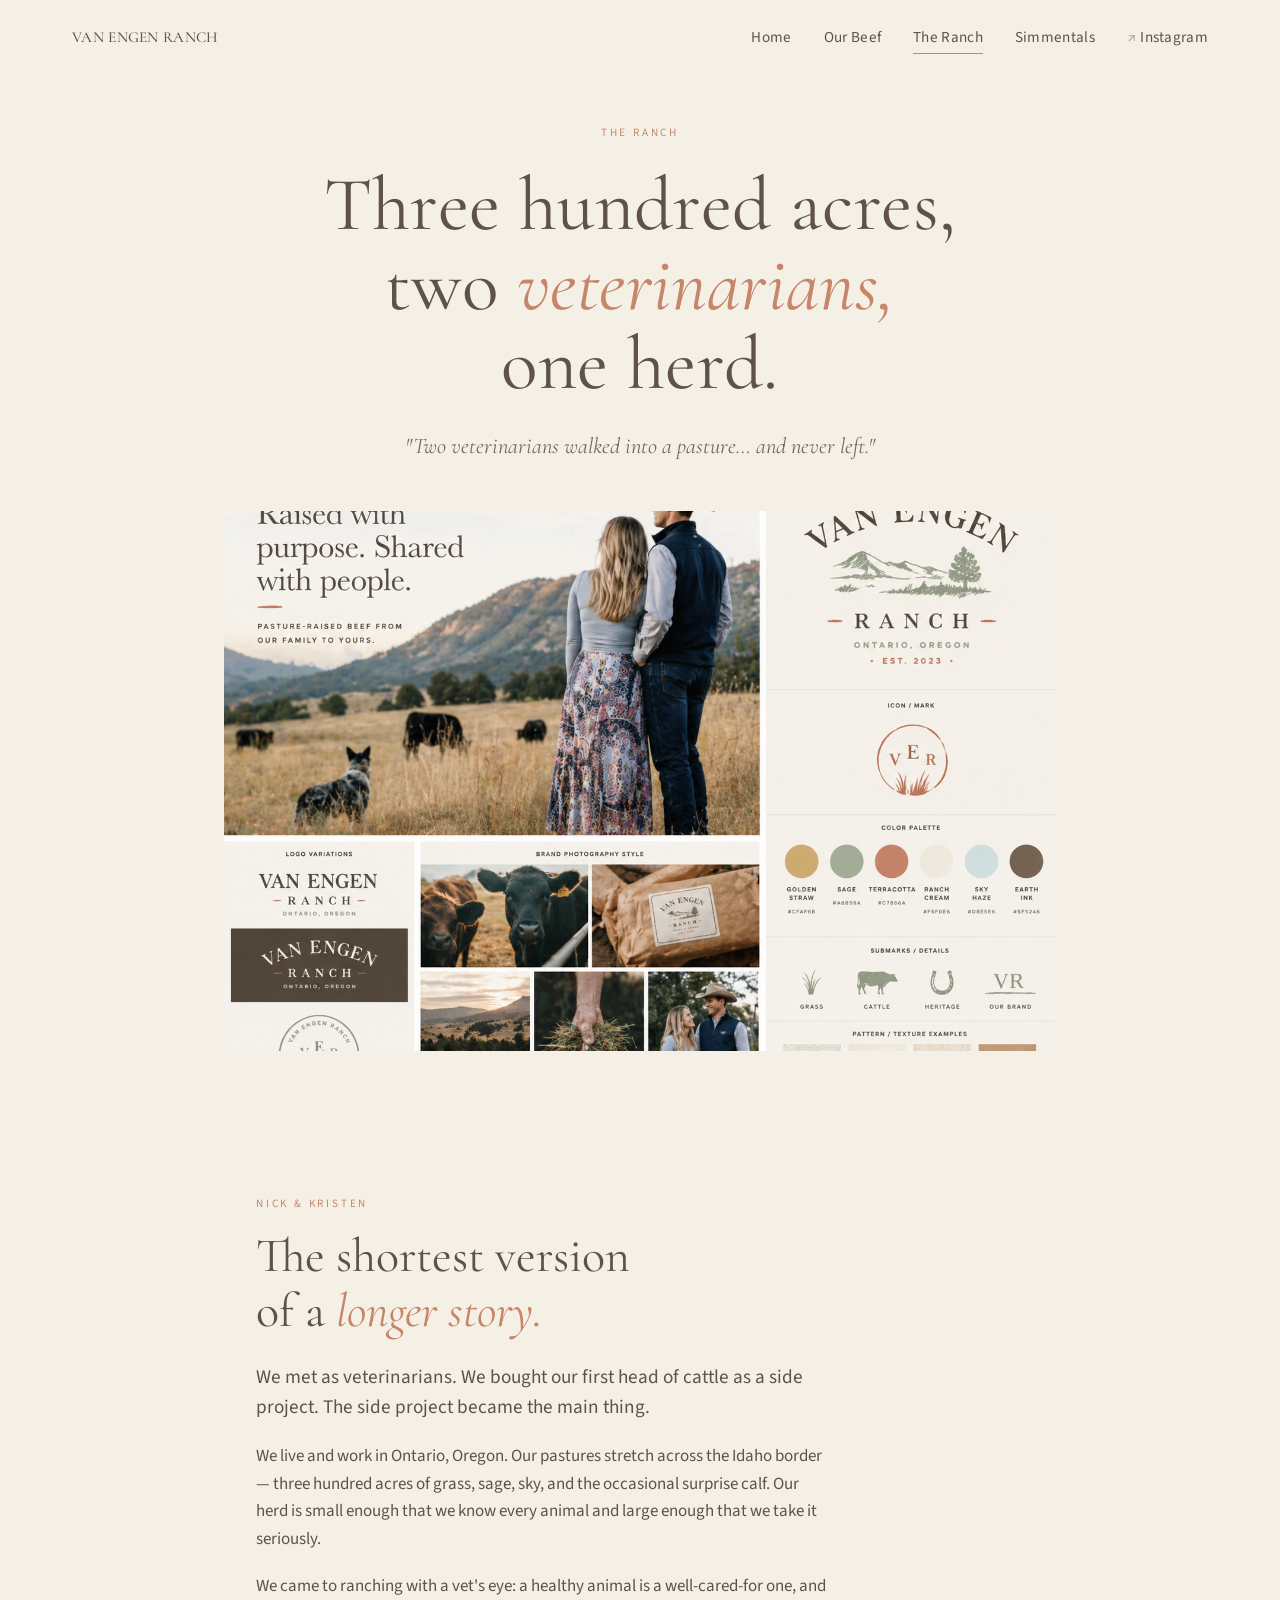
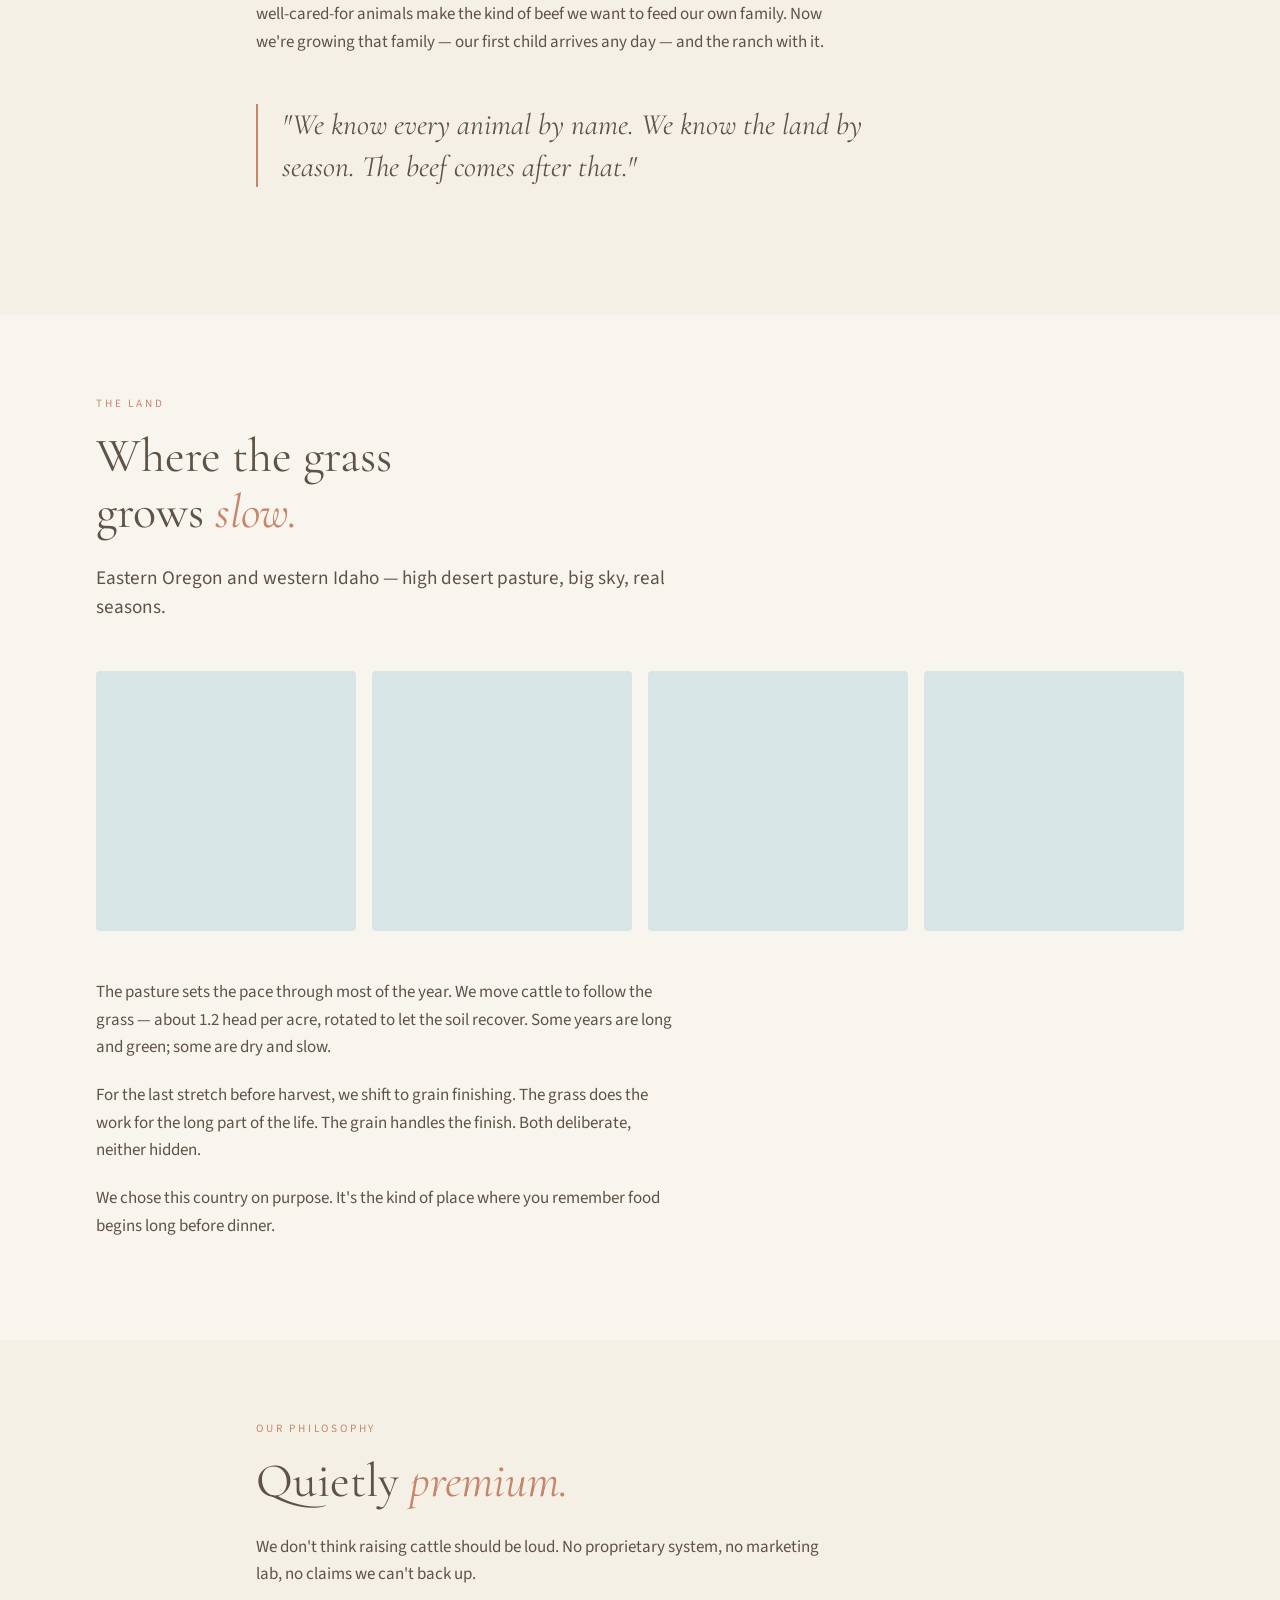
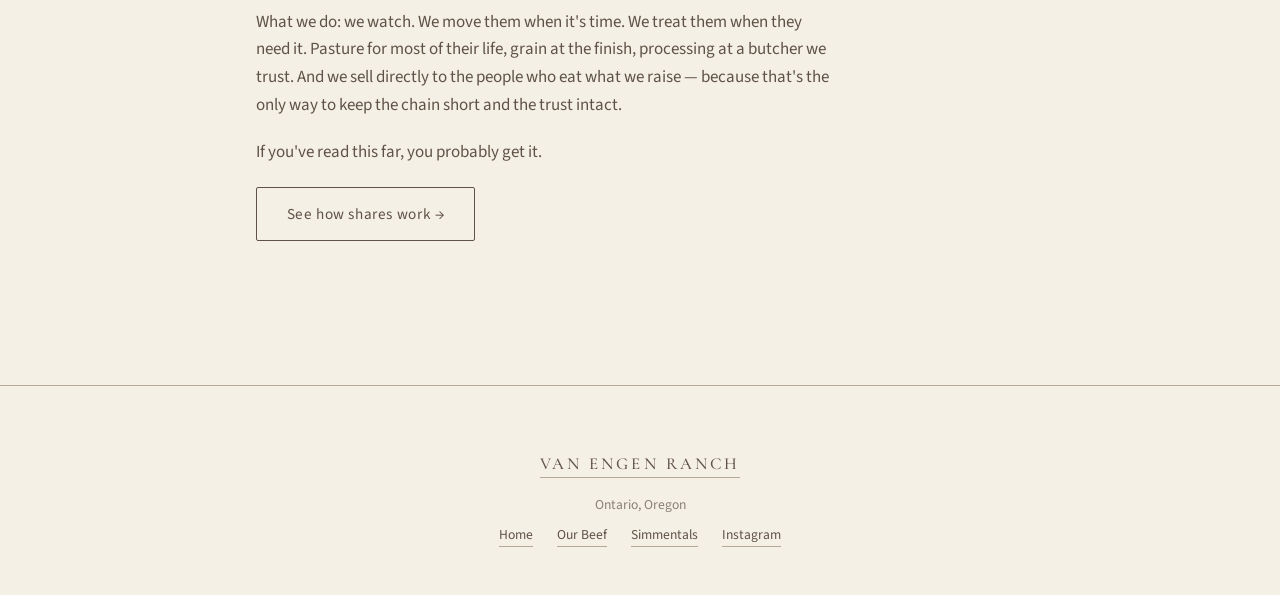
<file: ranch.html>
<!DOCTYPE html>
<html lang="en">
<head>
<meta charset="UTF-8">
<meta name="viewport" content="width=device-width, initial-scale=1.0">
<title>The Ranch — Van Engen Ranch</title>
<meta name="description" content="Nick and Kristen Van Engen — two veterinarians raising cattle on three hundred acres in Ontario, Oregon.">
<link rel="preconnect" href="https://fonts.googleapis.com">
<link rel="preconnect" href="https://fonts.gstatic.com" crossorigin>
<link href="https://fonts.googleapis.com/css2?family=Cormorant+Garamond:ital,wght@0,400;0,500;0,600;1,400&family=Source+Sans+3:wght@300;400;500;600&display=swap" rel="stylesheet">
<link rel="stylesheet" href="assets/css/ranch.css">
</head>
<body>

<nav class="site-nav">
  <a href="/" class="brand">Van Engen Ranch</a>
  <ul>
    <li><a href="/">Home</a></li>
    <li><a href="/beef.html">Our Beef</a></li>
    <li><a href="/ranch.html" class="is-current">The Ranch</a></li>
    <li><a href="/simmentals.html">Simmentals</a></li>
    <li><a class="ig" href="https://instagram.com/vanengenranch" target="_blank" rel="noopener">Instagram</a></li>
  </ul>
</nav>

<header class="hero">
  <p class="hero-eyebrow">The ranch</p>
  <h1>Three hundred acres,<br>two <em>veterinarians,</em><br>one herd.</h1>
  <p class="hero-lede">"Two veterinarians walked into a pasture… and never left."</p>
  <div class="photo hero-image has-image" style="background-image: url('assets/BrandMoodboard.png');"></div>
</header>

<section>
  <div class="wrap narrow prose">
    <p class="eyebrow">Nick & Kristen</p>
    <h2>The shortest version<br>of a <em>longer story.</em></h2>
    <p class="lead">We met as veterinarians. We bought our first head of cattle as a side project. The side project became the main thing.</p>
    <p>We live and work in Ontario, Oregon. Our pastures stretch across the Idaho border — three hundred acres of grass, sage, sky, and the occasional surprise calf. Our herd is small enough that we know every animal and large enough that we take it seriously.</p>
    <p>We came to ranching with a vet's eye: a healthy animal is a well-cared-for one, and well-cared-for animals make the kind of beef we want to feed our own family. Now we're growing that family — our first child arrives any day — and the ranch with it.</p>
    <blockquote class="pullquote">
      "We know every animal by name. We know the land by season. The beef comes after that."
    </blockquote>
  </div>
</section>

<section style="background: var(--bone);">
  <div class="wrap">
    <p class="eyebrow">The land</p>
    <h2>Where the grass<br>grows <em>slow.</em></h2>
    <p class="lead">Eastern Oregon and western Idaho — high desert pasture, big sky, real seasons.</p>

    <div class="photo-grid">
      <div class="photo square"></div>
      <div class="photo square"></div>
      <div class="photo square"></div>
      <div class="photo square"></div>
    </div>

    <div class="prose" style="max-width: var(--reading-width);">
      <p>The pasture sets the pace through most of the year. We move cattle to follow the grass — about 1.2 head per acre, rotated to let the soil recover. Some years are long and green; some are dry and slow.</p>
      <p>For the last stretch before harvest, we shift to grain finishing. The grass does the work for the long part of the life. The grain handles the finish. Both deliberate, neither hidden.</p>
      <p>We chose this country on purpose. It's the kind of place where you remember food begins long before dinner.</p>
    </div>
  </div>
</section>

<section>
  <div class="wrap narrow prose">
    <p class="eyebrow">Our philosophy</p>
    <h2>Quietly <em>premium.</em></h2>
    <p>We don't think raising cattle should be loud. No proprietary system, no marketing lab, no claims we can't back up.</p>
    <p>What we do: we watch. We move them when it's time. We treat them when they need it. Pasture for most of their life, grain at the finish, processing at a butcher we trust. And we sell directly to the people who eat what we raise — because that's the only way to keep the chain short and the trust intact.</p>
    <p>If you've read this far, you probably get it.</p>
    <a class="btn btn-secondary" href="/beef.html">See how shares work →</a>
  </div>
</section>

<footer class="site-footer">
  <a href="/" class="brand">Van Engen Ranch</a>
  <div class="meta">Ontario, Oregon</div>
  <div class="footer-links">
    <a href="/">Home</a>
    <a href="/beef.html">Our Beef</a>
    <a href="/simmentals.html">Simmentals</a>
    <a href="https://instagram.com/vanengenranch" target="_blank" rel="noopener">Instagram</a>
  </div>
</footer>

</body>
</html>
</file>
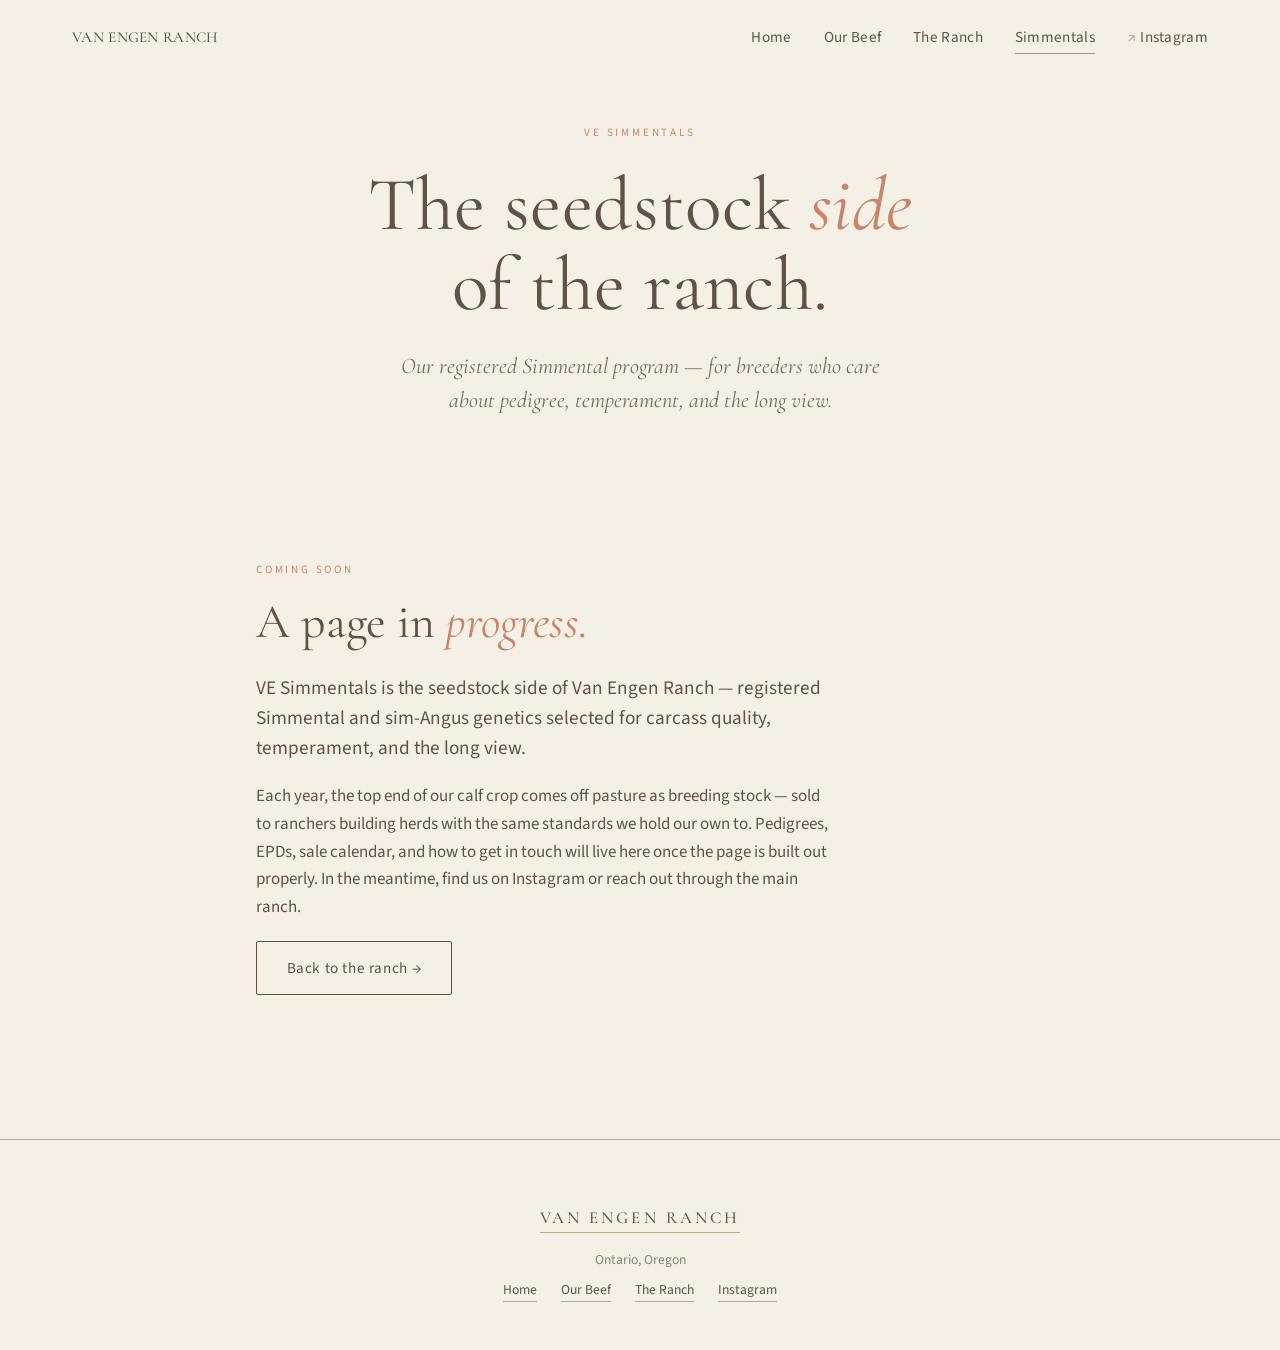
<file: simmentals.html>
<!DOCTYPE html>
<html lang="en">
<head>
<meta charset="UTF-8">
<meta name="viewport" content="width=device-width, initial-scale=1.0">
<title>VE Simmentals — Van Engen Ranch</title>
<meta name="description" content="VE Simmentals — our registered Simmental cattle program. Coming soon.">
<link rel="preconnect" href="https://fonts.googleapis.com">
<link rel="preconnect" href="https://fonts.gstatic.com" crossorigin>
<link href="https://fonts.googleapis.com/css2?family=Cormorant+Garamond:ital,wght@0,400;0,500;0,600;1,400&family=Source+Sans+3:wght@300;400;500;600&display=swap" rel="stylesheet">
<link rel="stylesheet" href="assets/css/ranch.css">
</head>
<body>

<nav class="site-nav">
  <a href="/" class="brand">Van Engen Ranch</a>
  <ul>
    <li><a href="/">Home</a></li>
    <li><a href="/beef.html">Our Beef</a></li>
    <li><a href="/ranch.html">The Ranch</a></li>
    <li><a href="/simmentals.html" class="is-current">Simmentals</a></li>
    <li><a class="ig" href="https://instagram.com/vanengenranch" target="_blank" rel="noopener">Instagram</a></li>
  </ul>
</nav>

<header class="hero">
  <p class="hero-eyebrow">VE Simmentals</p>
  <h1>The seedstock <em>side</em><br>of the ranch.</h1>
  <p class="hero-lede">Our registered Simmental program — for breeders who care about pedigree, temperament, and the long view.</p>
</header>

<section>
  <div class="wrap narrow prose">
    <p class="eyebrow">Coming soon</p>
    <h2>A page in <em>progress.</em></h2>
    <p class="lead">VE Simmentals is the seedstock side of Van Engen Ranch — registered Simmental and sim-Angus genetics selected for carcass quality, temperament, and the long view.</p>
    <p>Each year, the top end of our calf crop comes off pasture as breeding stock — sold to ranchers building herds with the same standards we hold our own to. Pedigrees, EPDs, sale calendar, and how to get in touch will live here once the page is built out properly. In the meantime, find us on Instagram or reach out through the main ranch.</p>
    <a class="btn btn-secondary" href="/">Back to the ranch →</a>
  </div>
</section>

<footer class="site-footer">
  <a href="/" class="brand">Van Engen Ranch</a>
  <div class="meta">Ontario, Oregon</div>
  <div class="footer-links">
    <a href="/">Home</a>
    <a href="/beef.html">Our Beef</a>
    <a href="/ranch.html">The Ranch</a>
    <a href="https://instagram.com/vanengenranch" target="_blank" rel="noopener">Instagram</a>
  </div>
</footer>

</body>
</html>
</file>
<file: assets/css/ranch.css>
:root {
  --cream: #F5F0E6;
  --bone: #F8F5EF;
  --sage: #A8B59A;
  --terracotta: #C7866A;
  --terracotta-dim: #b67159;
  --golden-straw: #CFAF6B;
  --sky-haze: #D8E5E6;
  --earth-ink: #5F5246;
  --weathered-wood: #B7A895;
  --faded-denim: #8294A1;
  --display: 'Cormorant Garamond', Georgia, serif;
  --body: 'Source Sans 3', system-ui, -apple-system, sans-serif;
  --content-width: 68rem;
  --reading-width: 36rem;
}

*, *::before, *::after { box-sizing: border-box; margin: 0; padding: 0; }
html { scroll-behavior: smooth; }
body {
  background: var(--cream);
  color: var(--earth-ink);
  font-family: var(--body);
  font-size: 1.0625rem;
  line-height: 1.625;
  -webkit-font-smoothing: antialiased;
}

a { color: inherit; }

/* NAV */
.site-nav {
  display: flex;
  justify-content: space-between;
  align-items: center;
  padding: 1.5rem 2rem;
  max-width: 1200px;
  margin: 0 auto;
  flex-wrap: wrap;
  gap: 1rem;
}
.brand {
  font-family: var(--display);
  font-size: 1.05rem;
  font-weight: 500;
  letter-spacing: 0.18em;
  text-transform: uppercase;
  color: var(--earth-ink);
  text-decoration: none;
  display: inline-flex;
  align-items: center;
}
.brand img {
  display: block;
  height: 44px;
  width: auto;
}
.site-footer .brand img {
  height: 72px;
  margin: 0 auto;
}
.site-nav ul {
  list-style: none;
  display: flex;
  gap: 2rem;
  align-items: center;
}
.site-nav a {
  color: var(--earth-ink);
  text-decoration: none;
  font-size: 0.95rem;
  letter-spacing: 0.02em;
  transition: color 0.15s;
  position: relative;
}
.site-nav a:hover { color: var(--terracotta); }
.site-nav a.is-current::after {
  content: '';
  position: absolute;
  left: 0; right: 0; bottom: -6px;
  height: 1px;
  background: var(--terracotta);
}
.site-nav .ig::before {
  content: '↗';
  margin-right: 0.25rem;
  opacity: 0.5;
}

/* HERO */
.hero {
  padding: 3rem 2rem 4rem;
  text-align: center;
  max-width: 56rem;
  margin: 0 auto;
}
.hero-eyebrow {
  font-size: 0.7rem;
  letter-spacing: 0.25em;
  text-transform: uppercase;
  color: var(--terracotta);
  margin-bottom: 1.5rem;
}
.hero h1 {
  font-family: var(--display);
  font-weight: 400;
  font-size: clamp(2.6rem, 6vw, 4.75rem);
  line-height: 1.05;
  letter-spacing: 0.005em;
  margin-bottom: 1.5rem;
  color: var(--earth-ink);
}
.hero h1 em { font-style: italic; color: var(--terracotta); }
.hero-lede {
  font-family: var(--display);
  font-style: italic;
  font-weight: 400;
  font-size: clamp(1.15rem, 2vw, 1.4rem);
  color: var(--earth-ink);
  opacity: 0.85;
  max-width: 32rem;
  margin: 0 auto;
  line-height: 1.5;
}

/* PHOTO PLACEHOLDERS */
.photo {
  background: var(--sky-haze);
  border-radius: 4px;
  display: grid;
  place-content: center;
  font-size: 0.7rem;
  letter-spacing: 0.2em;
  text-transform: uppercase;
  color: var(--faded-denim);
  position: relative;
  overflow: hidden;
}
.photo.wide { aspect-ratio: 16 / 9; }
.photo.tall { aspect-ratio: 3 / 4; }
.photo.square { aspect-ratio: 1 / 1; }
.photo.standard { aspect-ratio: 4 / 3; }
.photo.hero-image {
  margin-top: 3rem;
  height: 60vh;
  min-height: 380px;
  background:
    linear-gradient(135deg, rgba(199,134,106,0.55) 0%, rgba(168,181,154,0.55) 50%, rgba(207,175,107,0.55) 100%),
    var(--weathered-wood);
}
.photo.hero-image::after {
  content: 'Hero photography placeholder';
  color: rgba(255,255,255,0.85);
}
.photo.has-image {
  background-size: cover;
  background-position: center;
}
.photo.has-image::after { content: none; }

/* SECTIONS */
section { padding: 5rem 2rem; }
.wrap {
  max-width: var(--content-width);
  margin: 0 auto;
}
.wrap.narrow { max-width: 48rem; }
.wrap.reading { max-width: var(--reading-width); }

.eyebrow {
  font-size: 0.7rem;
  letter-spacing: 0.25em;
  text-transform: uppercase;
  color: var(--terracotta);
  margin-bottom: 1rem;
}

h2 {
  font-family: var(--display);
  font-weight: 400;
  font-size: clamp(2rem, 4vw, 3rem);
  line-height: 1.15;
  margin-bottom: 1.5rem;
  color: var(--earth-ink);
}
h2 em { font-style: italic; color: var(--terracotta); }

h3 {
  font-family: var(--display);
  font-weight: 500;
  font-size: 1.5rem;
  margin-bottom: 0.5rem;
  color: var(--earth-ink);
}

p { margin-bottom: 1.25rem; }
p.lead {
  font-size: 1.2rem;
  line-height: 1.55;
  max-width: var(--reading-width);
}
.prose p { max-width: var(--reading-width); }

/* THREE-UP */
.three-up {
  display: grid;
  grid-template-columns: repeat(auto-fit, minmax(220px, 1fr));
  gap: 2.5rem;
  margin-top: 3rem;
}
.feature {
  padding-top: 2rem;
  border-top: 1px solid var(--weathered-wood);
}
.feature .icon {
  width: 1.75rem;
  height: 1.75rem;
  border-radius: 50%;
  margin-bottom: 1rem;
}
.feature .icon.sage { background: var(--sage); }
.feature .icon.terracotta { background: var(--terracotta); }
.feature .icon.straw { background: var(--golden-straw); }
.feature p {
  font-size: 0.95rem;
  margin-bottom: 0;
}

/* PULL QUOTE */
.pullquote {
  font-family: var(--display);
  font-style: italic;
  font-weight: 400;
  font-size: clamp(1.4rem, 3vw, 1.85rem);
  line-height: 1.4;
  color: var(--earth-ink);
  border-left: 2px solid var(--terracotta);
  padding-left: 1.5rem;
  margin: 3rem 0;
  max-width: 38rem;
}

/* BUTTONS */
.btn {
  display: inline-block;
  padding: 0.85rem 1.85rem;
  font-family: var(--body);
  font-size: 0.95rem;
  letter-spacing: 0.04em;
  border-radius: 2px;
  text-decoration: none;
  transition: all 0.15s;
  border: 1px solid transparent;
  cursor: pointer;
}
.btn-primary { background: var(--terracotta); color: var(--cream); }
.btn-primary:hover { background: var(--terracotta-dim); }
.btn-secondary {
  background: transparent;
  color: var(--earth-ink);
  border-color: var(--earth-ink);
}
.btn-secondary:hover { background: var(--earth-ink); color: var(--cream); }

/* PHOTO GRID */
.photo-grid {
  display: grid;
  grid-template-columns: repeat(auto-fit, minmax(220px, 1fr));
  gap: 1rem;
  margin: 3rem 0;
}
.photo-grid .photo { aspect-ratio: 1; }

/* SHARE OPTIONS */
.shares {
  display: grid;
  grid-template-columns: repeat(auto-fit, minmax(220px, 1fr));
  gap: 1.5rem;
  margin-top: 3rem;
}
.share {
  background: var(--bone);
  border: 1px solid var(--weathered-wood);
  padding: 2rem;
  border-radius: 4px;
}
.share .label {
  font-size: 0.7rem;
  letter-spacing: 0.2em;
  text-transform: uppercase;
  color: var(--terracotta);
  margin-bottom: 0.5rem;
}
.share h3 { font-size: 1.75rem; margin-bottom: 0.75rem; }
.share .yield {
  font-family: var(--display);
  font-style: italic;
  font-size: 1.05rem;
  color: var(--earth-ink);
  opacity: 0.8;
  margin-bottom: 1rem;
}
.share p {
  font-size: 0.92rem;
  margin-bottom: 0;
}
.share.featured {
  background: var(--sky-haze);
  border-color: var(--faded-denim);
}

/* CTA BLOCK */
.cta-block {
  text-align: center;
  background: var(--bone);
  padding: 4rem 2rem;
  border-radius: 4px;
  margin: 4rem auto 0;
  max-width: var(--content-width);
}
.cta-block h2 { margin-bottom: 1rem; }
.cta-block p { max-width: 32rem; margin: 0 auto 1.75rem; }

/* SPLIT (image + text) */
.split {
  display: grid;
  grid-template-columns: 1fr 1fr;
  gap: 3rem;
  align-items: center;
  margin: 3rem 0;
}
.split.reverse { direction: rtl; }
.split.reverse > * { direction: ltr; }
@media (max-width: 720px) {
  .split { grid-template-columns: 1fr; gap: 2rem; }
}

/* FOOTER */
.site-footer {
  margin-top: 4rem;
  padding: 4rem 2rem 3rem;
  text-align: center;
  border-top: 1px solid var(--weathered-wood);
}
.site-footer .brand { display: inline-block; margin-bottom: 1rem; }
.site-footer .meta {
  font-size: 0.85rem;
  color: var(--earth-ink);
  opacity: 0.7;
  margin-bottom: 0.5rem;
}
.site-footer a {
  color: var(--earth-ink);
  text-decoration: none;
  border-bottom: 1px solid var(--weathered-wood);
  transition: color 0.15s, border-color 0.15s;
}
.site-footer a:hover {
  color: var(--terracotta);
  border-color: var(--terracotta);
}
.site-footer .footer-links {
  display: flex;
  justify-content: center;
  gap: 1.5rem;
  flex-wrap: wrap;
  margin-top: 0.5rem;
  font-size: 0.85rem;
}

@media (max-width: 640px) {
  .site-nav { padding: 1rem 1.25rem; }
  .site-nav ul { gap: 1.1rem; font-size: 0.88rem; }
  section { padding: 3.5rem 1.25rem; }
  .hero { padding: 2rem 1.25rem 3rem; }
  .pullquote { padding-left: 1rem; margin: 2rem 0; }
}
</file>
